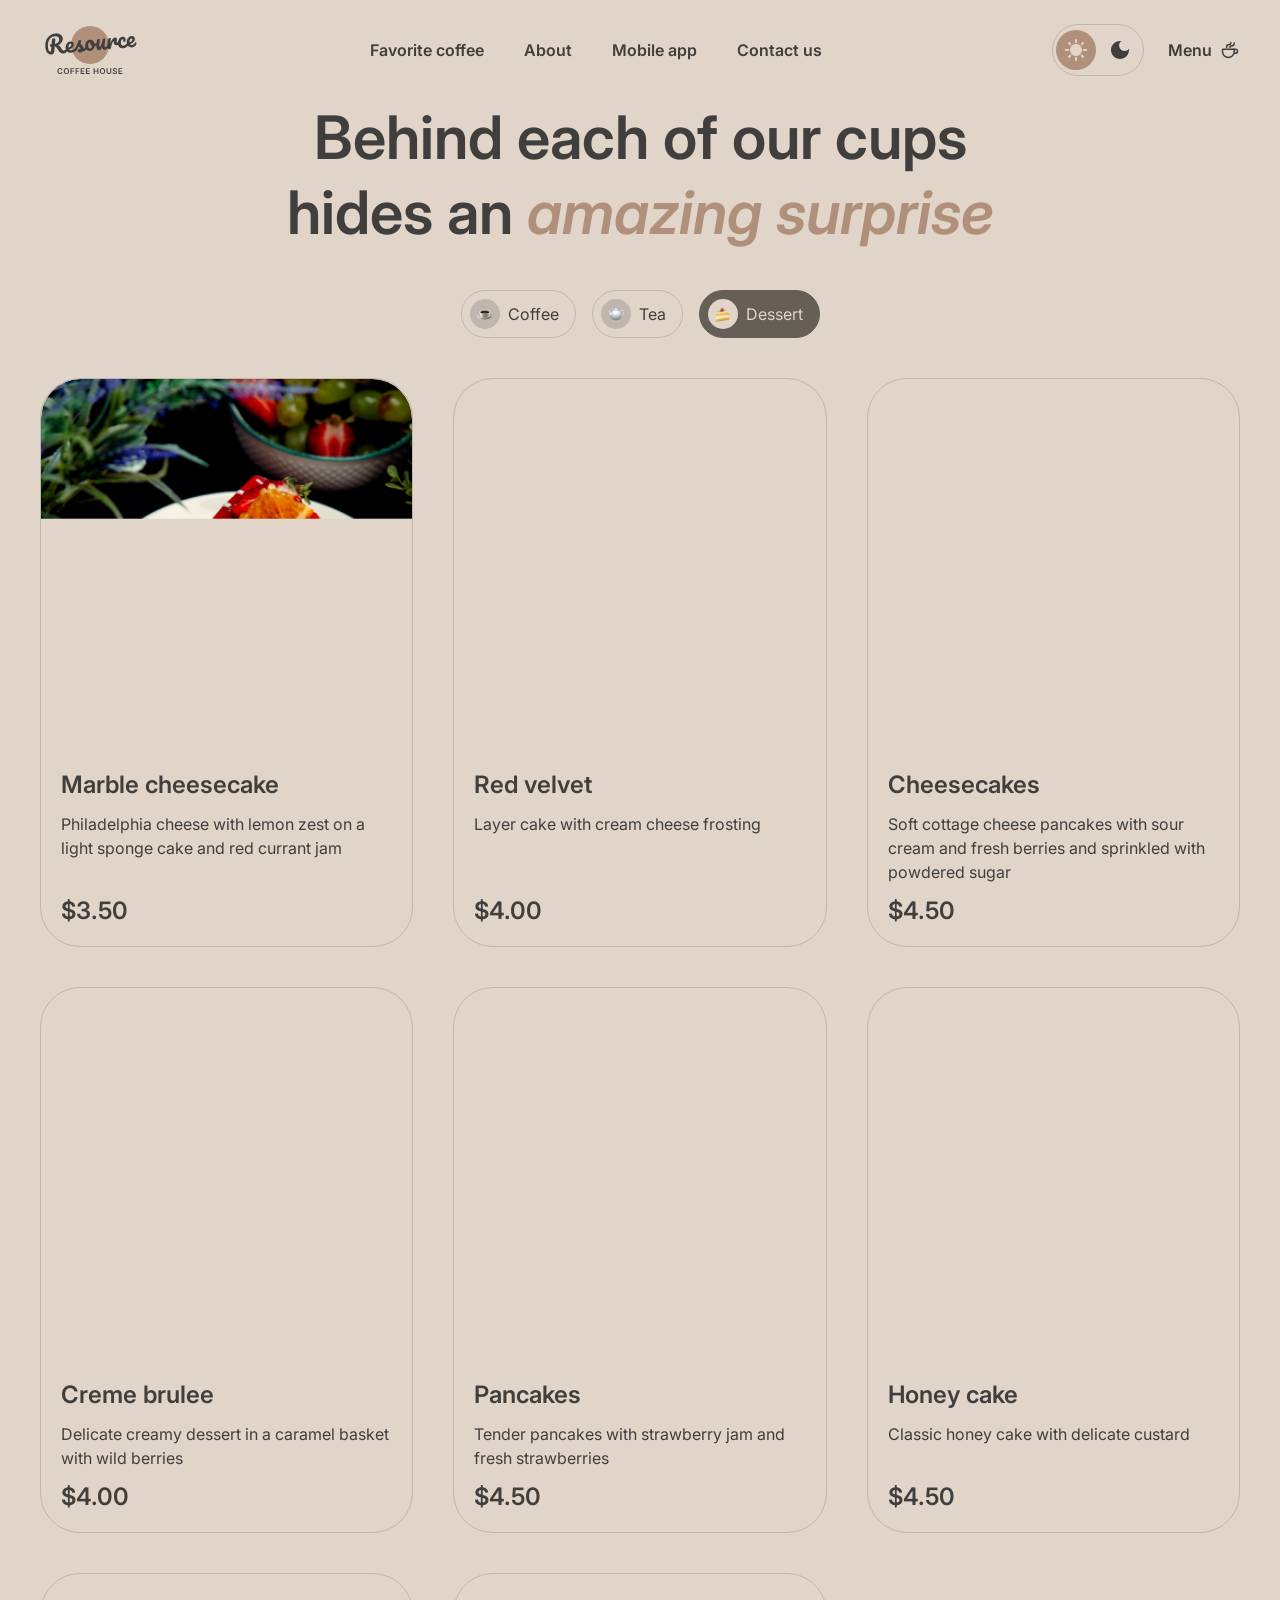
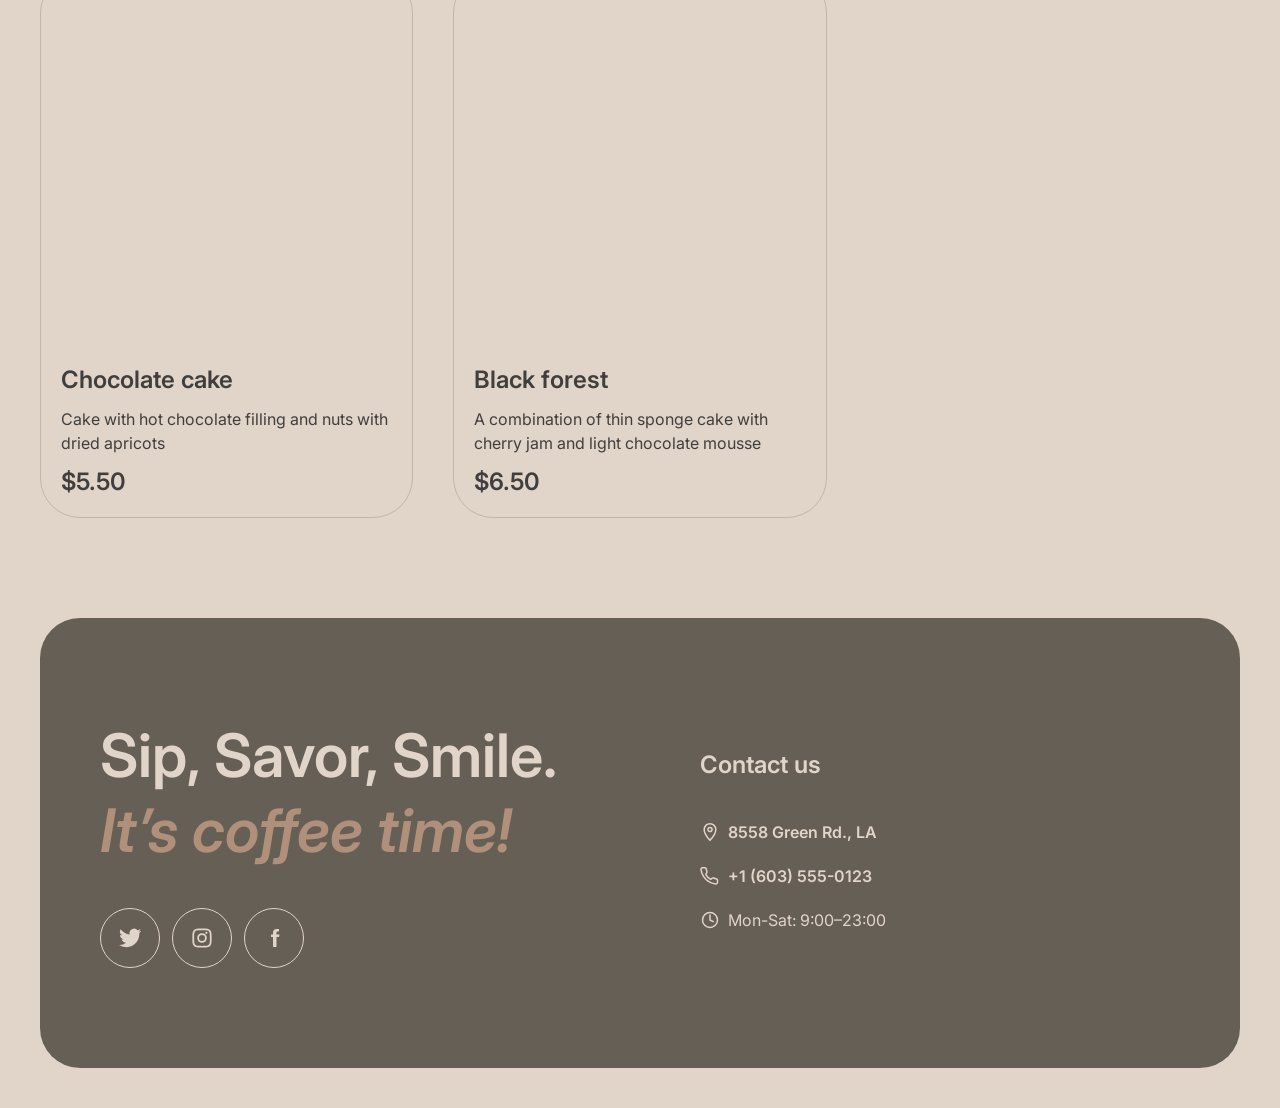
<file: catalog-dessert.html>
<!DOCTYPE html>
<html lang="en">
  <head>
    <meta charset="UTF-8">
    <meta name="viewport" content="width=device-width, initial-scale=1.0">
    <title>Dessert Menu | Resource Coffee</title>
    <link rel="icon" href="favicon.ico" type="image/x-icon">
    <link rel="preconnect" href="https://fonts.googleapis.com">
    <link rel="preconnect" href="https://fonts.gstatic.com" crossorigin>
    <link href="https://fonts.googleapis.com/css2?family=Inter:ital,wght@0,400;0,600;1,600&display=swap" rel="stylesheet">
    <link rel="stylesheet" href="styles/global.css">
    <link rel="stylesheet" href="styles/common.css">
    <link rel="stylesheet" href="styles/catalog-page.css">
    <script>
      (() => {
        const savedTheme = localStorage.getItem("theme");
        const theme =
          savedTheme ||
          (window.matchMedia("(prefers-color-scheme: dark)").matches
            ? "dark"
            : "light");

        document.documentElement.dataset.theme = theme;
      })();
    </script>
  </head>
  <body>
    <header class="header">
      <a class="header__logo" href="index.html" aria-label="Resource Coffee">
        <svg class="logo" width="100" height="60" aria-hidden="true" viewBox="0 0 100 60" fill="none" xmlns="http://www.w3.org/2000/svg">
        <path d="M69 25C69 35.4934 60.4934 44 50 44C39.5066 44 31 35.4934 31 25C31 14.5066 39.5066 6 50 6C60.4934 6 69 14.5066 69 25Z" fill="#B0907A"/>
        <path d="M95.6784 22.2913C95.8856 22.2732 96.0534 22.3548 96.1817 22.5364C96.326 22.7165 96.4127 22.9739 96.442 23.3086C96.4922 23.8824 96.4 24.3884 96.1652 24.8265C95.7789 25.5509 95.2359 26.1365 94.5362 26.5832C93.8524 27.0285 93.0084 27.295 92.0042 27.3829C90.4741 27.5168 89.2469 27.1664 88.3226 26.3318C87.3969 25.4812 86.8658 24.2749 86.7291 22.7129C86.6329 21.6131 86.7748 20.5727 87.1547 19.5919C87.5333 18.5951 88.1046 17.7822 88.8687 17.1532C89.6487 16.5229 90.5568 16.1623 91.5928 16.0717C92.5173 15.9908 93.2829 16.2049 93.8895 16.714C94.4948 17.2071 94.8386 17.9239 94.9209 18.8643C95.0171 19.9641 94.7016 20.9473 93.9743 21.814C93.2617 22.6633 91.9772 23.4021 90.1208 24.0303C90.5675 24.73 91.2451 25.0401 92.1537 24.9606C92.8072 24.9035 93.3279 24.7053 93.7158 24.3662C94.1197 24.0257 94.5692 23.4725 95.0643 22.7064C95.2346 22.4506 95.4393 22.3122 95.6784 22.2913ZM91.3914 18.4503C90.8016 18.5019 90.3295 18.8885 89.9751 19.6102C89.6365 20.3304 89.5098 21.1767 89.5949 22.149L89.5991 22.1968C90.5199 21.8914 91.2318 21.4918 91.7347 20.9981C92.2376 20.5044 92.4632 19.9626 92.4117 19.3729C92.3852 19.0701 92.2766 18.8386 92.0859 18.6786C91.9098 18.5013 91.6783 18.4252 91.3914 18.4503Z" fill="currentColor"/>
        <path d="M83.2976 28.1446C81.7356 28.2813 80.4779 27.9497 79.5245 27.1497C78.5857 26.3324 78.0529 25.1985 77.926 23.7481C77.813 22.457 77.969 21.303 78.394 20.2861C78.819 19.2692 79.4149 18.4622 80.1818 17.8651C80.9487 17.268 81.7784 16.9304 82.671 16.8523C83.5477 16.7756 84.2481 16.9793 84.7723 17.4635C85.311 17.9303 85.6159 18.5702 85.6871 19.383C85.7456 20.0525 85.6437 20.6316 85.3813 21.1203C85.1348 21.6076 84.7725 21.8722 84.2944 21.9141C83.9915 21.9406 83.7382 21.8904 83.5344 21.7637C83.3465 21.6356 83.2414 21.444 83.2191 21.189C83.2093 21.0774 83.2141 20.9485 83.2334 20.8023C83.2527 20.6561 83.2676 20.5504 83.278 20.4852C83.3367 20.2392 83.357 20.0125 83.3389 19.8053C83.3208 19.5981 83.2511 19.4436 83.1297 19.3418C83.0243 19.2386 82.876 19.1953 82.6847 19.2121C82.3181 19.2441 81.9901 19.4415 81.7006 19.8041C81.4097 20.1508 81.193 20.6114 81.0506 21.186C80.9081 21.7606 80.8661 22.3826 80.9247 23.0521C81.0865 24.901 81.9723 25.7551 83.5821 25.6142C84.2356 25.557 84.9181 25.2805 85.6296 24.7846C86.3556 24.2714 87.0469 23.5444 87.7034 22.6036C87.8752 22.3637 88.0806 22.2333 88.3197 22.2124C88.5269 22.1942 88.6946 22.2759 88.8229 22.4574C88.9672 22.6375 89.054 22.895 89.0832 23.2297C89.1362 23.8354 89.028 24.3427 88.7587 24.7518C88.0904 25.7418 87.2526 26.5378 86.2452 27.1399C85.2524 27.7247 84.2699 28.0596 83.2976 28.1446Z" fill="currentColor"/>
        <path d="M69.548 29.3476C68.9423 29.4006 68.4841 29.1195 68.1733 28.5042C67.8784 27.8876 67.6696 26.8779 67.5469 25.4753C67.3656 23.4032 67.4882 21.4089 67.9148 19.4924C68.0179 19.0177 68.2197 18.6627 68.5203 18.4276C68.8355 18.1752 69.288 18.0232 69.8778 17.9716C70.1965 17.9437 70.4232 17.964 70.5577 18.0326C70.6921 18.1011 70.7692 18.2469 70.7887 18.4701C70.811 18.7251 70.7416 19.3094 70.5806 20.2229C70.477 20.8744 70.3983 21.4434 70.3445 21.93C70.2907 22.4165 70.2626 23.0132 70.2602 23.7201C70.6663 22.3033 71.1584 21.136 71.7366 20.2181C72.3148 19.3002 72.8987 18.6308 73.4883 18.2098C74.0938 17.7874 74.6595 17.5532 75.1855 17.5072C76.2215 17.4166 76.7849 17.8893 76.8755 18.9253C76.8936 19.1325 76.8658 19.6409 76.7921 20.4504C76.7204 21.0991 76.6915 21.5032 76.7054 21.6626C76.7542 22.2204 76.9779 22.4819 77.3764 22.4471C77.8227 22.408 78.3658 22.0072 79.0057 21.2445C79.1948 21.0191 79.4009 20.8967 79.6241 20.8772C79.8313 20.8591 79.9991 20.9408 80.1274 21.1223C80.2702 21.2864 80.3549 21.5199 80.3814 21.8228C80.433 22.4125 80.314 22.8887 80.0245 23.2513C79.6187 23.7526 79.1275 24.1971 78.5511 24.5848C77.9893 24.9552 77.3736 25.1697 76.7042 25.2282C75.8594 25.3021 75.1951 25.1434 74.7111 24.7521C74.2431 24.3594 73.977 23.7965 73.9129 23.0633C73.892 22.8242 73.895 22.583 73.9219 22.3397C73.9258 22.0182 73.923 21.8016 73.9132 21.69C73.8909 21.435 73.7921 21.3151 73.6167 21.3305C73.3777 21.3514 73.0826 21.6503 72.7315 22.2271C72.395 22.7865 72.0738 23.5213 71.768 24.4314C71.4621 25.3415 71.2322 26.2932 71.0782 27.2864C70.9684 28.0509 70.8058 28.5791 70.5904 28.8709C70.3896 29.1455 70.0421 29.3044 69.548 29.3476Z" fill="currentColor"/>
        <path d="M59.2452 30.2488C58.5279 30.3116 57.9096 30.0364 57.3902 29.4233C56.8853 28.7929 56.5897 27.9836 56.5032 26.9954C56.3986 25.8 56.3828 24.7012 56.4557 23.699C56.5273 22.6809 56.6975 21.5979 56.9665 20.4501C57.0841 19.958 57.2772 19.5958 57.546 19.3635C57.8148 19.1312 58.26 18.9878 58.8816 18.9334C59.2323 18.9028 59.4762 18.9376 59.6135 19.038C59.7667 19.1371 59.8531 19.2981 59.8726 19.5213C59.8838 19.6488 59.8337 20.0868 59.7226 20.8354C59.6148 21.4391 59.534 21.9842 59.4802 22.4707C59.3078 24.1722 59.246 25.3019 59.2948 25.8598C59.3241 26.1945 59.3849 26.4301 59.4771 26.5666C59.568 26.6871 59.7011 26.7397 59.8764 26.7244C60.1155 26.7035 60.3895 26.4386 60.6983 25.9297C61.023 25.4195 61.3421 24.6608 61.6555 23.6536C61.9849 22.6451 62.2788 21.4148 62.5372 19.9627C62.6229 19.4734 62.7842 19.114 63.0211 18.8845C63.2739 18.6535 63.6633 18.5151 64.1893 18.4691C64.5559 18.437 64.8151 18.4625 64.967 18.5456C65.1174 18.6127 65.203 18.7658 65.224 19.0049C65.2588 19.4034 65.1551 20.5127 64.9128 22.3327C64.645 24.412 64.532 25.6907 64.5739 26.1688C64.6004 26.4717 64.685 26.7052 64.8279 26.8694C64.9693 27.0176 65.1437 27.0827 65.3509 27.0645C65.6697 27.0366 66.0275 26.8126 66.4244 26.3924C66.8358 25.9549 67.3698 25.2657 68.0263 24.3249C68.198 24.0851 68.4035 23.9547 68.6425 23.9337C68.8498 23.9156 69.0175 23.9973 69.1458 24.1788C69.2901 24.3589 69.3768 24.6163 69.4061 24.9511C69.4619 25.5886 69.3537 26.096 69.0815 26.4731C68.4701 27.3779 67.7896 28.1361 67.04 28.7477C66.3064 29.358 65.4375 29.707 64.4334 29.7949C63.6683 29.8618 63.0766 29.6165 62.6585 29.0588C62.2562 28.4997 62.0084 27.6862 61.9149 26.6183C61.7388 27.7259 61.4055 28.5982 60.9152 29.2354C60.4235 29.8566 59.8668 30.1944 59.2452 30.2488Z" fill="currentColor"/>
        <path d="M57.5606 22.8796C57.7678 22.8614 57.9362 22.9511 58.0659 23.1485C58.1956 23.346 58.2744 23.6041 58.3023 23.9229C58.3692 24.688 58.1779 25.1625 57.7282 25.3463C56.8011 25.7647 55.7659 26.048 54.6225 26.1963C54.4367 27.5616 53.9332 28.6898 53.1117 29.5808C52.2888 30.4559 51.3115 30.9429 50.1799 31.0419C49.2235 31.1256 48.3824 30.9663 47.6566 30.564C46.9467 30.1603 46.383 29.5913 45.9654 28.8569C45.5478 28.1225 45.3 27.309 45.2219 26.4164C45.1159 25.205 45.2529 24.1089 45.6328 23.1281C46.0114 22.1313 46.5841 21.3343 47.351 20.7372C48.1165 20.1242 48.9933 19.7744 49.9816 19.688C51.1929 19.582 52.2022 19.9193 53.0093 20.6999C53.8309 21.4632 54.3592 22.453 54.5941 23.6691C55.339 23.5558 56.2177 23.3183 57.23 22.9567C57.3547 22.9136 57.4649 22.8879 57.5606 22.8796ZM50.1494 28.4908C50.6595 28.4462 51.0797 28.2007 51.41 27.7542C51.7563 27.3063 51.959 26.6863 52.0182 25.8941C51.4948 25.6026 51.0739 25.1977 50.7555 24.6795C50.4531 24.1599 50.2754 23.5972 50.2224 22.9916C50.2001 22.7365 50.2017 22.4794 50.2272 22.2202L50.1076 22.2307C49.4701 22.2864 48.9633 22.644 48.5873 23.3032C48.2259 23.9452 48.094 24.824 48.1916 25.9398C48.2683 26.8164 48.4942 27.4712 48.8694 27.9042C49.2605 28.3357 49.6872 28.5313 50.1494 28.4908Z" fill="currentColor"/>
        <path d="M40.3093 32.4354C39.4805 32.508 38.8262 32.3725 38.3464 32.029C37.8826 31.6841 37.6298 31.2726 37.5879 30.7944C37.5517 30.38 37.6717 30.0081 37.9481 29.6787C38.2244 29.3494 38.6575 29.1589 39.2472 29.1073C39.4544 29.0892 39.6956 29.0922 39.9708 29.1163C40.2604 29.1231 40.4777 29.1282 40.6226 29.1316C40.5704 28.7185 40.4406 28.3364 40.2332 27.9851C40.0417 27.6325 39.8038 27.3 39.5195 26.9876C39.2338 26.6592 38.9682 26.3773 38.7228 26.1418C38.3109 27.1254 37.8851 27.9497 37.4454 28.6145C37.0216 29.278 36.5472 29.9137 36.0222 30.5218C35.7604 30.8338 35.4701 31.0038 35.1513 31.0316C34.8963 31.054 34.6814 30.9844 34.5067 30.823C34.3306 30.6457 34.2307 30.4216 34.207 30.1506C34.1791 29.8318 34.2648 29.5272 34.4643 29.2367L34.7416 28.827C35.5235 27.6664 36.1068 26.7159 36.4918 25.9756C36.7223 25.4896 36.9874 24.8481 37.2871 24.0509C37.5853 23.2379 37.8735 22.4016 38.1517 21.542C38.3932 20.8142 38.9921 20.4085 39.9484 20.3248C40.3947 20.2858 40.709 20.2984 40.8913 20.3628C41.0736 20.4271 41.1725 20.547 41.1878 20.7223C41.1962 20.8179 41.1775 20.9722 41.1319 21.1849C41.0863 21.3977 41.0167 21.6126 40.9233 21.8296C40.6866 22.4285 40.5857 22.9272 40.6205 23.3257C40.6415 23.5647 40.7442 23.8208 40.9286 24.0937C41.1291 24.3653 41.4235 24.7009 41.8118 25.1006C42.3804 25.7254 42.8131 26.2657 43.11 26.7216C43.4214 27.1601 43.6015 27.6583 43.6503 28.2162C43.6642 28.3756 43.6678 28.6001 43.6611 28.8898C44.4156 28.5187 45.2617 27.6335 46.1993 26.2345C46.371 25.9946 46.5765 25.8642 46.8155 25.8433C47.0227 25.8252 47.1905 25.9069 47.3188 26.0884C47.4631 26.2685 47.5498 26.5259 47.5791 26.8606C47.6321 27.4663 47.5239 27.9737 47.2545 28.3827C46.544 29.4407 45.8382 30.185 45.1371 30.6158C44.4505 31.0292 43.5747 31.2985 42.5095 31.4238C41.9194 32.0215 41.186 32.3587 40.3093 32.4354Z" fill="currentColor"/>
        <path d="M36.6171 26.7357C36.8243 26.7175 36.9921 26.7992 37.1204 26.9807C37.2646 27.1608 37.3514 27.4183 37.3807 27.753C37.4365 28.3905 37.3283 28.8979 37.0561 29.2751C36.5291 30.0439 35.7502 30.7786 34.7193 31.4791C33.7044 32.1782 32.5833 32.5815 31.3559 32.6888C29.6823 32.8353 28.3436 32.4947 27.3396 31.667C26.3356 30.8394 25.7646 29.6365 25.6266 28.0586C25.5304 26.9588 25.6722 25.9185 26.0522 24.9376C26.4308 23.9408 27.0021 23.1279 27.7662 22.4989C28.5462 21.8686 29.4542 21.508 30.4903 21.4174C31.4147 21.3365 32.1803 21.5506 32.787 22.0597C33.3923 22.5528 33.7361 23.2696 33.8183 24.21C33.9145 25.3098 33.599 26.293 32.8718 27.1597C32.1591 28.009 30.8826 28.7471 29.0422 29.3739C29.5048 30.0722 30.294 30.3726 31.4098 30.275C32.127 30.2122 32.9183 29.894 33.7836 29.3204C34.6634 28.7295 35.4025 27.9983 36.0009 27.1269C36.1726 26.887 36.378 26.7566 36.6171 26.7357ZM30.2888 23.796C29.6991 23.8476 29.227 24.2342 28.8725 24.9559C28.534 25.6761 28.4073 26.5224 28.4923 27.4947L28.4965 27.5425C29.4174 27.2371 30.1293 26.8375 30.6322 26.3438C31.1351 25.8501 31.3607 25.3083 31.3091 24.7186C31.2826 24.4158 31.174 24.1843 30.9834 24.0243C30.8072 23.847 30.5757 23.7709 30.2888 23.796Z" fill="currentColor"/>
        <path d="M27.6906 27.5167C27.8978 27.4986 28.0656 27.5803 28.1939 27.7618C28.3382 27.9419 28.4249 28.1993 28.4542 28.5341C28.5086 29.1557 28.4004 29.6631 28.1296 30.0561C27.4454 31.0476 26.7351 31.8324 25.9987 32.4108C25.261 32.9733 24.3581 33.3012 23.2902 33.3946C22.2541 33.4853 21.3451 33.2837 20.5631 32.79C19.797 32.2949 19.028 31.3985 18.256 30.1009C17.6351 29.063 17.151 28.3023 16.8035 27.8188C16.4547 27.3193 16.119 26.9712 15.7967 26.7745C15.4903 26.5765 15.1198 26.4724 14.6852 26.4622C14.6508 26.8025 14.5595 27.8705 14.4114 29.6663C14.3537 30.4744 14.3165 30.9675 14.3 31.1456C14.2256 32.1319 13.9724 32.9089 13.5402 33.4767C13.1067 34.0286 12.4038 34.3471 11.4315 34.4321C10.3636 34.5256 9.38799 34.2977 8.50477 33.7486C7.63609 33.1822 6.9298 32.3606 6.38589 31.2839C5.84059 30.1913 5.50518 28.9277 5.37968 27.4932C5.1454 24.8154 5.40544 22.4638 6.15978 20.4383C6.93006 18.4115 8.10738 16.8148 9.69174 15.6483C11.2906 14.4644 13.1899 13.7763 15.3895 13.5838C16.9196 13.45 18.223 13.5688 19.2994 13.9404C20.3759 14.312 21.1968 14.8826 21.762 15.6523C22.3432 16.4206 22.6784 17.3148 22.7676 18.3349C22.8457 19.2275 22.7073 20.1229 22.3522 21.0213C22.0117 21.9023 21.4476 22.7066 20.66 23.434C19.8724 24.1614 18.8869 24.7375 17.7034 25.1622C18.4866 25.3025 19.1057 25.5856 19.5605 26.0116C20.0154 26.4376 20.4891 27.0787 20.9816 27.9351C21.5115 28.8524 22.0112 29.5153 22.4806 29.924C22.966 30.3312 23.4955 30.5098 24.0693 30.4596C24.5794 30.4149 25.0509 30.205 25.4838 29.8299C25.9154 29.4388 26.4456 28.7981 27.0744 27.9079C27.2461 27.6681 27.4515 27.5377 27.6906 27.5167ZM11.3837 26.727C10.8418 26.7744 10.4561 26.6797 10.2266 26.4428C10.013 26.2045 9.89225 25.9259 9.86436 25.6071C9.8309 25.2246 9.92394 24.9113 10.1435 24.6672C10.379 24.4218 10.6562 24.2851 10.9749 24.2572L11.5727 24.2049C11.691 22.6206 11.8123 21.2528 11.9364 20.1016C12.053 19.0474 12.6771 18.4708 13.8088 18.3718C14.7173 18.2923 15.2071 18.659 15.2782 19.4719C15.2936 19.6473 15.2975 19.7835 15.2899 19.8805L14.9199 23.9121C15.7764 23.789 16.5393 23.5134 17.2085 23.0855C17.8937 22.6561 18.4149 22.0966 18.7722 21.4068C19.1454 20.7156 19.2957 19.9556 19.2232 19.1268C19.1353 18.1226 18.7236 17.3636 17.988 16.8498C17.2524 16.3359 16.2232 16.1369 14.9002 16.2526C13.3382 16.3893 12.0016 16.8997 10.8904 17.7839C9.79381 18.6508 8.98568 19.8779 8.46605 21.4653C7.94503 23.0366 7.78003 24.9142 7.97108 27.0978C8.06033 28.1179 8.24063 28.9855 8.51198 29.7006C8.78334 30.4157 9.08648 30.9432 9.42139 31.2834C9.75631 31.6235 10.0592 31.7817 10.3302 31.7579C10.5374 31.7398 10.6957 31.6216 10.8051 31.4032C10.9304 31.1834 11.0127 30.839 11.052 30.3698L11.3837 26.727Z" fill="currentColor"/>
        <path d="M78.4033 54.0001V48.1819H82.1874V49.0654H79.4573V50.645H81.9914V51.5285H79.4573V53.1165H82.2101V54.0001H78.4033Z" fill="currentColor"/>
        <path d="M75.9698 49.7813C75.9433 49.5332 75.8316 49.34 75.6346 49.2017C75.4395 49.0635 75.1857 48.9943 74.8732 48.9943C74.6535 48.9943 74.4651 49.0275 74.3079 49.0938C74.1507 49.1601 74.0304 49.25 73.9471 49.3637C73.8638 49.4773 73.8211 49.607 73.8192 49.7529C73.8192 49.8741 73.8467 49.9792 73.9016 50.0682C73.9585 50.1572 74.0352 50.233 74.1317 50.2955C74.2283 50.3561 74.3353 50.4072 74.4528 50.4489C74.5702 50.4906 74.6886 50.5256 74.8079 50.554L75.3533 50.6904C75.573 50.7415 75.7842 50.8106 75.9869 50.8977C76.1914 50.9849 76.3742 51.0947 76.5352 51.2273C76.698 51.3599 76.8268 51.5199 76.9215 51.7074C77.0162 51.8949 77.0636 52.1146 77.0636 52.3665C77.0636 52.7074 76.9764 53.0076 76.8022 53.2671C76.628 53.5246 76.3761 53.7263 76.0465 53.8722C75.7189 54.0161 75.3221 54.0881 74.8562 54.0881C74.4035 54.0881 74.0105 54.018 73.6772 53.8779C73.3458 53.7377 73.0863 53.5332 72.8988 53.2642C72.7132 52.9953 72.6128 52.6676 72.5977 52.2813H73.6346C73.6497 52.4839 73.7122 52.6525 73.8221 52.787C73.9319 52.9214 74.0749 53.0218 74.2511 53.0881C74.4291 53.1544 74.628 53.1875 74.8477 53.1875C75.0768 53.1875 75.2776 53.1534 75.4499 53.0852C75.6242 53.0152 75.7605 52.9186 75.859 52.7955C75.9575 52.6705 76.0077 52.5246 76.0096 52.358C76.0077 52.2065 75.9632 52.0815 75.8761 51.983C75.7889 51.8826 75.6668 51.7993 75.5096 51.733C75.3543 51.6648 75.1725 51.6042 74.9641 51.5512L74.3022 51.3807C73.823 51.2576 73.4442 51.071 73.1658 50.821C72.8893 50.5692 72.7511 50.2349 72.7511 49.8182C72.7511 49.4754 72.8439 49.1752 73.0295 48.9176C73.217 48.6601 73.4717 48.4602 73.7937 48.3182C74.1156 48.1743 74.4802 48.1023 74.8874 48.1023C75.3003 48.1023 75.6621 48.1743 75.9727 48.3182C76.2852 48.4602 76.5304 48.6582 76.7085 48.912C76.8865 49.1638 76.9783 49.4536 76.984 49.7813H75.9698Z" fill="currentColor"/>
        <path d="M70.2086 48.1819H71.2626V51.983C71.2626 52.3997 71.1641 52.7662 70.9672 53.0825C70.7721 53.3987 70.4975 53.6459 70.1433 53.8239C69.7891 54.0001 69.3753 54.0881 68.9018 54.0881C68.4264 54.0881 68.0117 54.0001 67.6575 53.8239C67.3033 53.6459 67.0287 53.3987 66.8336 53.0825C66.6386 52.7662 66.541 52.3997 66.541 51.983V48.1819H67.595V51.895C67.595 52.1374 67.648 52.3533 67.7541 52.5427C67.862 52.7321 68.0136 52.8807 68.2086 52.9887C68.4037 53.0948 68.6348 53.1478 68.9018 53.1478C69.1689 53.1478 69.3999 53.0948 69.595 52.9887C69.792 52.8807 69.9435 52.7321 70.0495 52.5427C70.1556 52.3533 70.2086 52.1374 70.2086 51.895V48.1819Z" fill="currentColor"/>
        <path d="M65.1444 51.0909C65.1444 51.7178 65.027 52.2548 64.7922 52.7017C64.5592 53.1468 64.241 53.4877 63.8376 53.7245C63.4361 53.9612 62.9806 54.0796 62.4711 54.0796C61.9617 54.0796 61.5052 53.9612 61.1018 53.7245C60.7003 53.4858 60.3821 53.144 60.1473 52.6989C59.9143 52.2519 59.7979 51.7159 59.7979 51.0909C59.7979 50.464 59.9143 49.9281 60.1473 49.483C60.3821 49.036 60.7003 48.6942 61.1018 48.4574C61.5052 48.2207 61.9617 48.1023 62.4711 48.1023C62.9806 48.1023 63.4361 48.2207 63.8376 48.4574C64.241 48.6942 64.5592 49.036 64.7922 49.483C65.027 49.9281 65.1444 50.464 65.1444 51.0909ZM64.0848 51.0909C64.0848 50.6496 64.0157 50.2775 63.8774 49.9745C63.741 49.6695 63.5516 49.4394 63.3092 49.2841C63.0668 49.1269 62.7874 49.0483 62.4711 49.0483C62.1549 49.0483 61.8755 49.1269 61.6331 49.2841C61.3907 49.4394 61.2003 49.6695 61.0621 49.9745C60.9257 50.2775 60.8575 50.6496 60.8575 51.0909C60.8575 51.5322 60.9257 51.9053 61.0621 52.2102C61.2003 52.5133 61.3907 52.7434 61.6331 52.9006C61.8755 53.0559 62.1549 53.1335 62.4711 53.1335C62.7874 53.1335 63.0668 53.0559 63.3092 52.9006C63.5516 52.7434 63.741 52.5133 63.8774 52.2102C64.0157 51.9053 64.0848 51.5322 64.0848 51.0909Z" fill="currentColor"/>
        <path d="M53.5918 54.0001V48.1819H54.6458V50.645H57.3418V48.1819H58.3986V54.0001H57.3418V51.5285H54.6458V54.0001H53.5918Z" fill="currentColor"/>
        <path d="M45.9482 54.0001V48.1819H49.7323V49.0654H47.0022V50.645H49.5363V51.5285H47.0022V53.1165H49.7551V54.0001H45.9482Z" fill="currentColor"/>
        <path d="M40.6895 54.0001V48.1819H44.4735V49.0654H41.7434V50.645H44.2775V51.5285H41.7434V53.1165H44.4963V54.0001H40.6895Z" fill="currentColor"/>
        <path d="M35.6016 54.0001V48.1819H39.3288V49.0654H36.6555V50.645H39.0732V51.5285H36.6555V54.0001H35.6016Z" fill="currentColor"/>
        <path d="M30.5137 54.0001V48.1819H34.2409V49.0654H31.5676V50.645H33.9853V51.5285H31.5676V54.0001H30.5137Z" fill="currentColor"/>
        <path d="M29.1181 51.0909C29.1181 51.7178 29.0007 52.2548 28.7658 52.7017C28.5328 53.1468 28.2147 53.4877 27.8113 53.7245C27.4097 53.9612 26.9542 54.0796 26.4448 54.0796C25.9353 54.0796 25.4789 53.9612 25.0755 53.7245C24.6739 53.4858 24.3558 53.144 24.1209 52.6989C23.888 52.2519 23.7715 51.7159 23.7715 51.0909C23.7715 50.464 23.888 49.9281 24.1209 49.483C24.3558 49.036 24.6739 48.6942 25.0755 48.4574C25.4789 48.2207 25.9353 48.1023 26.4448 48.1023C26.9542 48.1023 27.4097 48.2207 27.8113 48.4574C28.2147 48.6942 28.5328 49.036 28.7658 49.483C29.0007 49.9281 29.1181 50.464 29.1181 51.0909ZM28.0584 51.0909C28.0584 50.6496 27.9893 50.2775 27.851 49.9745C27.7147 49.6695 27.5253 49.4394 27.2828 49.2841C27.0404 49.1269 26.7611 49.0483 26.4448 49.0483C26.1285 49.0483 25.8491 49.1269 25.6067 49.2841C25.3643 49.4394 25.1739 49.6695 25.0357 49.9745C24.8993 50.2775 24.8311 50.6496 24.8311 51.0909C24.8311 51.5322 24.8993 51.9053 25.0357 52.2102C25.1739 52.5133 25.3643 52.7434 25.6067 52.9006C25.8491 53.0559 26.1285 53.1335 26.4448 53.1335C26.7611 53.1335 27.0404 53.0559 27.2828 52.9006C27.5253 52.7434 27.7147 52.5133 27.851 52.2102C27.9893 51.9053 28.0584 51.5322 28.0584 51.0909Z" fill="currentColor"/>
        <path d="M22.5536 50.1449H21.4911C21.4608 49.9707 21.4049 49.8163 21.3235 49.6818C21.2421 49.5455 21.1407 49.4299 21.0195 49.3352C20.8983 49.2406 20.7601 49.1695 20.6048 49.1222C20.4513 49.0729 20.2856 49.0483 20.1076 49.0483C19.7913 49.0483 19.511 49.1279 19.2667 49.287C19.0224 49.4442 18.8311 49.6752 18.6928 49.9801C18.5546 50.2832 18.4854 50.6534 18.4854 51.0909C18.4854 51.536 18.5546 51.911 18.6928 52.2159C18.833 52.519 19.0243 52.7481 19.2667 52.9034C19.511 53.0568 19.7904 53.1335 20.1048 53.1335C20.279 53.1335 20.4419 53.1108 20.5934 53.0654C20.7468 53.018 20.8841 52.9489 21.0053 52.858C21.1284 52.7671 21.2317 52.6553 21.315 52.5227C21.4002 52.3902 21.4589 52.2387 21.4911 52.0682L22.5536 52.0739C22.5138 52.3504 22.4277 52.6099 22.2951 52.8523C22.1644 53.0947 21.993 53.3087 21.7809 53.4943C21.5688 53.6781 21.3207 53.822 21.0366 53.9262C20.7525 54.0284 20.4371 54.0796 20.0906 54.0796C19.5792 54.0796 19.1228 53.9612 18.7212 53.7245C18.3197 53.4877 18.0034 53.1459 17.7724 52.6989C17.5413 52.2519 17.4258 51.7159 17.4258 51.0909C17.4258 50.464 17.5423 49.9281 17.7752 49.483C18.0082 49.036 18.3254 48.6942 18.7269 48.4574C19.1284 48.2207 19.583 48.1023 20.0906 48.1023C20.4144 48.1023 20.7156 48.1477 20.994 48.2387C21.2724 48.3296 21.5205 48.4631 21.7383 48.6392C21.9561 48.8135 22.1351 49.0275 22.2752 49.2813C22.4173 49.5332 22.5101 49.821 22.5536 50.1449Z" fill="currentColor"/>
        </svg>
      </a>
      <nav class="header__nav" aria-label="Main">
        <ul class="header__nav-list">
          <li><a class="link" href="index.html#favorite">Favorite coffee</a></li>
          <li><a class="link" href="index.html#about">About</a></li>
          <li><a class="link" href="index.html#mobile-app">Mobile app</a></li>
          <li><a class="link" href="#contacts">Contact us</a></li>
        </ul>
      </nav>
      <div class="header__actions">
        <div class="theme-switch" role="group" aria-label="Theme">
          <button class="theme-switch__option" type="button" data-theme-set="light" aria-pressed="true" aria-label="Light theme">
            <svg class="theme-switch__icon theme-switch__icon--sun" width="22" height="22" aria-hidden="true" viewBox="0 0 22 22" fill="none" xmlns="http://www.w3.org/2000/svg">
              <path d="M10 3V1C10 0.45 10.45 0 11 0C11.55 0 12 0.45 12 1V3C12 3.55 11.55 4 11 4C10.45 4 10 3.55 10 3ZM17.36 6.05L18.77 4.63C19.16 4.24 19.16 3.61 18.77 3.22C18.38 2.83 17.75 2.83 17.36 3.22L15.95 4.64C15.56 5.03 15.56 5.66 15.95 6.05C16.34 6.44 16.97 6.44 17.36 6.05ZM21 10H19C18.45 10 18 10.45 18 11C18 11.55 18.45 12 19 12H21C21.55 12 22 11.55 22 11C22 10.45 21.55 10 21 10ZM11 18C10.45 18 10 18.45 10 19V21C10 21.55 10.45 22 11 22C11.55 22 12 21.55 12 21V19C12 18.45 11.55 18 11 18ZM4.64 6.05L3.22 4.64C2.83 4.25 2.83 3.61 3.22 3.23C3.61 2.85 4.25 2.84 4.63 3.23L6.04 4.64C6.43 5.03 6.43 5.67 6.04 6.05C5.65 6.43 5.02 6.44 4.64 6.05ZM15.95 15.95C15.56 16.34 15.56 16.98 15.95 17.36L17.36 18.77C17.75 19.16 18.39 19.16 18.77 18.77C19.16 18.38 19.16 17.74 18.77 17.36L17.36 15.95C16.98 15.56 16.34 15.56 15.95 15.95ZM1 12H3C3.55 12 4 11.55 4 11C4 10.45 3.55 10 3 10H1C0.45 10 0 10.45 0 11C0 11.55 0.45 12 1 12ZM4.64 18.78L6.05 17.37C6.44 16.98 6.44 16.34 6.05 15.96C5.66 15.58 5.02 15.57 4.64 15.96L3.23 17.37C2.84 17.76 2.84 18.4 3.23 18.78C3.61 19.17 4.25 19.17 4.64 18.78ZM11 5C7.69 5 5 7.69 5 11C5 14.31 7.69 17 11 17C14.31 17 17 14.31 17 11C17 7.69 14.31 5 11 5Z" fill="currentColor"/>
            </svg>
          </button>
          <button class="theme-switch__option" type="button" data-theme-set="dark" aria-pressed="false" aria-label="Dark theme">
            <svg class="theme-switch__icon theme-switch__icon--moon" width="18" height="18" aria-hidden="true" viewBox="0 0 18 18" fill="none" xmlns="http://www.w3.org/2000/svg">
              <path d="M9 0C4.03 0 0 4.03 0 9C0 13.97 4.03 18 9 18C13.97 18 18 13.97 18 9C18 8.54 17.96 8.08 17.9 7.64C16.92 9.01 15.32 9.9 13.5 9.9C10.52 9.9 8.1 7.48 8.1 4.5C8.1 2.69 8.99 1.08 10.36 0.0999999C9.92 0.0399999 9.46 0 9 0Z" fill="currentColor"/>
            </svg>
          </button>
        </div>
        <nav class="header__catalog-nav" aria-label="Catalog">
          <a class="link header__menu" href="catalog-coffe.html">
            Menu
            <svg class="header__menu-icon" width="20" height="20" aria-hidden="true" viewBox="0 0 20 20" fill="none" xmlns="http://www.w3.org/2000/svg">
              <path d="M14.167 9.76667V11.6667C14.167 14.8883 11.5553 17.5 8.33366 17.5C5.112 17.5 2.50033 14.8883 2.50033 11.6667V9.76667C2.50033 9.4353 2.76896 9.16667 3.10033 9.16667H13.567C13.8984 9.16667 14.167 9.4353 14.167 9.76667Z" stroke="currentColor" stroke-width="1.5" stroke-linecap="round" stroke-linejoin="round"/>
              <path d="M10.0003 7.50008C10.0003 6.66675 10.5956 5.83341 11.786 5.83341C13.101 5.83341 14.167 4.76743 14.167 3.45246V2.91675" stroke="currentColor" stroke-width="1.5" stroke-linecap="round" stroke-linejoin="round"/>
              <path d="M6.66634 7.5V7.08333C6.66634 5.70262 7.78563 4.58333 9.16634 4.58333C10.0868 4.58333 10.833 3.83714 10.833 2.91667V2.5" stroke="currentColor" stroke-width="1.5" stroke-linecap="round" stroke-linejoin="round"/>
              <path d="M13.333 9.16675H15.4163C16.5669 9.16675 17.4997 10.0995 17.4997 11.2501C17.4997 12.4007 16.5669 13.3334 15.4163 13.3334H14.1663" stroke="currentColor" stroke-width="1.5" stroke-linecap="round" stroke-linejoin="round"/>
            </svg>
          </a>
        </nav>
        <button
          class="header__burger"
          type="button"
          data-burger
          aria-expanded="false"
          aria-controls="mobile-menu"
          aria-label="Open menu"
        >
          <svg class="header__burger-icon header__burger-icon--burger" width="44" height="44" aria-hidden="true" viewBox="0 0 44 44" fill="none" xmlns="http://www.w3.org/2000/svg">
            <rect x="0.5" y="0.5" width="43" height="43" rx="21.5" stroke="var(--border-inverse)"/>
            <path d="M14 18H30" stroke="currentColor" stroke-width="1.5" stroke-linecap="round" stroke-linejoin="round"/>
            <path d="M14 26H30" stroke="currentColor" stroke-width="1.5" stroke-linecap="round" stroke-linejoin="round"/>
          </svg>
          <svg class="header__burger-icon header__burger-icon--close" width="44" height="44" aria-hidden="true" viewBox="0 0 44 44" fill="none" xmlns="http://www.w3.org/2000/svg">
            <rect x="0.5" y="0.5" width="43" height="43" rx="21.5" stroke="var(--border-inverse)"/>
            <path d="M28 16 16 28" stroke="currentColor" stroke-width="1.5" stroke-linecap="round" stroke-linejoin="round"/>
            <path d="M16 16 28 28" stroke="currentColor" stroke-width="1.5" stroke-linecap="round" stroke-linejoin="round"/>
          </svg>
        </button>
      </div>
    </header>

    <nav class="mobile-menu" id="mobile-menu" data-mobile-menu aria-hidden="true" aria-label="Mobile">
      <ul class="mobile-menu__list">
        <li><a class="burger-link" href="index.html#favorite">Favorite coffee</a></li>
        <li><a class="burger-link" href="index.html#about">About</a></li>
        <li><a class="burger-link" href="index.html#mobile-app">Mobile app</a></li>
        <li><a class="burger-link" href="#contacts">Contact us</a></li>
        <li>
          <a class="burger-link mobile-menu__catalog" href="catalog-coffe.html">
            Menu
            <svg class="mobile-menu__catalog-icon" width="40" height="40" aria-hidden="true" viewBox="0 0 20 20" fill="none" xmlns="http://www.w3.org/2000/svg">
              <path d="M14.167 9.76667V11.6667C14.167 14.8883 11.5553 17.5 8.33366 17.5C5.112 17.5 2.50033 14.8883 2.50033 11.6667V9.76667C2.50033 9.4353 2.76896 9.16667 3.10033 9.16667H13.567C13.8984 9.16667 14.167 9.4353 14.167 9.76667Z" stroke="currentColor" stroke-width="1.5" stroke-linecap="round" stroke-linejoin="round"/>
              <path d="M10.0003 7.50008C10.0003 6.66675 10.5956 5.83341 11.786 5.83341C13.101 5.83341 14.167 4.76743 14.167 3.45246V2.91675" stroke="currentColor" stroke-width="1.5" stroke-linecap="round" stroke-linejoin="round"/>
              <path d="M6.66634 7.5V7.08333C6.66634 5.70262 7.78563 4.58333 9.16634 4.58333C10.0868 4.58333 10.833 3.83714 10.833 2.91667V2.5" stroke="currentColor" stroke-width="1.5" stroke-linecap="round" stroke-linejoin="round"/>
              <path d="M13.333 9.16675H15.4163C16.5669 9.16675 17.4997 10.0995 17.4997 11.2501C17.4997 12.4007 16.5669 13.3334 15.4163 13.3334H14.1663" stroke="currentColor" stroke-width="1.5" stroke-linecap="round" stroke-linejoin="round"/>
            </svg>
          </a>
        </li>
      </ul>
    </nav>

    <main class="main">
      <section class="catalog" data-catalog data-category="dessert" aria-labelledby="catalog-title">
        <h1 class="heading-2 catalog__title" id="catalog-title">
          Behind each of our cups hides an <span class="heading-2--accent">amazing surprise</span>
        </h1>

        <nav class="catalog__tabs" aria-label="Menu categories">
          <a class="catalog__tab" href="catalog-coffe.html">
            <span class="catalog__tab-icon" aria-hidden="true">
              <img src="images/categories/cat-coffe.png" alt="" width="16" height="16">
            </span>
            <span>Coffee</span>
          </a>
          <a class="catalog__tab" href="catalog-tea.html">
            <span class="catalog__tab-icon" aria-hidden="true">
              <img src="images/categories/cat-tea.png" alt="" width="16" height="16">
            </span>
            <span>Tea</span>
          </a>
          <a class="catalog__tab is-active" href="catalog-dessert.html" aria-current="page">
            <span class="catalog__tab-icon" aria-hidden="true">
              <img src="images/categories/cat-dessert.png" alt="" width="16" height="16">
            </span>
            <span>Dessert</span>
          </a>
        </nav>

        <ul class="catalog__list" data-catalog-list></ul>
        <div class="catalog__loader" data-catalog-loader aria-hidden="true">
          <svg class="catalog__loader-icon" width="24" height="24" viewBox="0 0 24 24" fill="none" xmlns="http://www.w3.org/2000/svg" aria-hidden="true">
            <path d="M21.8883 13.5C21.1645 18.3113 17.013 22 12 22C6.47715 22 2 17.5228 2 12C2 6.47715 6.47715 2 12 2C16.1006 2 19.6248 4.46819 21.1679 8" stroke="currentColor" stroke-linecap="round" stroke-linejoin="round"/>
            <path d="M17 8H21.4C21.7314 8 22 7.73137 22 7.4V3" stroke="currentColor" stroke-linecap="round" stroke-linejoin="round"/>
          </svg>
        </div>
        <button class="catalog__more" type="button" data-catalog-more hidden aria-label="Show more products">
          <svg class="catalog__more-icon" width="24" height="24" viewBox="0 0 24 24" fill="none" xmlns="http://www.w3.org/2000/svg" aria-hidden="true">
            <path d="M21.8883 13.5C21.1645 18.3113 17.013 22 12 22C6.47715 22 2 17.5228 2 12C2 6.47715 6.47715 2 12 2C16.1006 2 19.6248 4.46819 21.1679 8" stroke="currentColor" stroke-linecap="round" stroke-linejoin="round"/>
            <path d="M17 8H21.4C21.7314 8 22 7.73137 22 7.4V3" stroke="currentColor" stroke-linecap="round" stroke-linejoin="round"/>
          </svg>
        </button>
      </section>
    </main>

    <footer class="footer">
      <div class="footer__inner">
        <div class="footer__promo">
          <h2 class="footer__title heading-2">
            Sip, Savor, Smile.
            <span class="heading-2--accent">It’s coffee time!</span>
          </h2>
          <ul class="footer__socials">
            <li>
              <a class="footer__social-link" href="https://twitter.com/" target="_blank" rel="noopener noreferrer" aria-label="Twitter">
                <svg width="24" height="24" aria-hidden="true" viewBox="0 0 24 24" fill="none" xmlns="http://www.w3.org/2000/svg">
                  <path d="M23.1 4.85c-.84.37-1.74.62-2.68.74a4.66 4.66 0 0 0 2.04-2.57 9.3 9.3 0 0 1-2.95 1.13 4.64 4.64 0 0 0-7.91 4.23A13.17 13.17 0 0 1 2.67 3.15a4.63 4.63 0 0 0 1.44 6.19 4.61 4.61 0 0 1-2.1-.58v.06a4.64 4.64 0 0 0 3.72 4.55 4.65 4.65 0 0 1-2.1.08 4.65 4.65 0 0 0 4.33 3.22A9.31 9.31 0 0 1 1 19.04a13.13 13.13 0 0 0 7.12 2.09c8.54 0 13.21-7.07 13.21-13.21 0-.2 0-.4-.01-.6A9.44 9.44 0 0 0 23.1 4.85Z" fill="currentColor"/>
                </svg>
              </a>
            </li>
            <li>
              <a class="footer__social-link" href="https://www.instagram.com/" target="_blank" rel="noopener noreferrer" aria-label="Instagram">
                <svg width="24" height="24" aria-hidden="true" viewBox="0 0 24 24" fill="none" xmlns="http://www.w3.org/2000/svg">
                  <path fill-rule="evenodd" clip-rule="evenodd" d="M12 7.2A4.8 4.8 0 1 0 12 16.8 4.8 4.8 0 0 0 12 7.2Zm0 7.8a3 3 0 1 1 0-6 3 3 0 0 1 0 6Z" fill="currentColor"/>
                  <path d="M17.52 6.84a1.12 1.12 0 1 1-2.24 0 1.12 1.12 0 0 1 2.24 0Z" fill="currentColor"/>
                  <path fill-rule="evenodd" clip-rule="evenodd" d="M12 2.4c-2.6 0-2.93.01-3.96.06-1.02.05-1.72.21-2.33.45a4.71 4.71 0 0 0-1.7 1.1 4.71 4.71 0 0 0-1.1 1.7c-.24.61-.4 1.31-.45 2.33C2.41 9.07 2.4 9.4 2.4 12s.01 2.93.06 3.96c.05 1.02.21 1.72.45 2.33a4.71 4.71 0 0 0 1.1 1.7 4.71 4.71 0 0 0 1.7 1.1c.61.24 1.31.4 2.33.45 1.03.05 1.36.06 3.96.06s2.93-.01 3.96-.06c1.02-.05 1.72-.21 2.33-.45a4.71 4.71 0 0 0 1.7-1.1 4.71 4.71 0 0 0 1.1-1.7c.24-.61.4-1.31.45-2.33.05-1.03.06-1.36.06-3.96s-.01-2.93-.06-3.96c-.05-1.02-.21-1.72-.45-2.33a4.71 4.71 0 0 0-1.1-1.7 4.71 4.71 0 0 0-1.7-1.1c-.61-.24-1.31-.4-2.33-.45C14.93 2.41 14.6 2.4 12 2.4Zm0 1.8c2.56 0 2.86.01 3.86.06.93.04 1.44.2 1.77.33.45.17.77.38 1.1.72.35.34.55.66.72 1.1.13.34.29.85.33 1.78.05 1 .06 1.3.06 3.86s-.01 2.86-.06 3.86c-.04.93-.2 1.44-.33 1.77-.17.45-.38.77-.72 1.1-.34.35-.66.55-1.1.72-.34.13-.85.29-1.78.33-1 .05-1.3.06-3.86.06s-2.86-.01-3.86-.06c-.93-.04-1.44-.2-1.77-.33a2.96 2.96 0 0 1-1.1-.72 2.96 2.96 0 0 1-.72-1.1c-.13-.34-.29-.85-.33-1.78-.05-1-.06-1.3-.06-3.86s.01-2.86.06-3.86c.04-.93.2-1.44.33-1.77.17-.45.38-.77.72-1.1.34-.35.66-.55 1.1-.72.34-.13.85-.29 1.78-.33 1-.05 1.3-.06 3.86-.06Z" fill="currentColor"/>
                </svg>
              </a>
            </li>
            <li>
              <a class="footer__social-link" href="https://www.facebook.com/" target="_blank" rel="noopener noreferrer" aria-label="Facebook">
                <svg width="24" height="24" aria-hidden="true" viewBox="0 0 24 24" fill="none" xmlns="http://www.w3.org/2000/svg">
                  <path d="M14.5 8.5V6.75c0-.69.56-1.25 1.25-1.25H17V3h-2.25A3.75 3.75 0 0 0 11 6.75V8.5H9v2.5h2V21h3.5v-10H17l.5-2.5h-3Z" fill="currentColor"/>
                </svg>
              </a>
            </li>
          </ul>
        </div>

        <div class="footer__contacts" id="contacts">
          <h3 class="footer__contacts-title heading-3">Contact us</h3>
          <ul class="footer__contacts-list">
            <li>
              <a class="footer__contact-link link" href="https://maps.google.com/?q=8558+Green+Rd.,+LA" target="_blank" rel="noopener noreferrer">
                <svg class="footer__contact-icon" width="20" height="20" aria-hidden="true" viewBox="0 0 20 20" fill="none" xmlns="http://www.w3.org/2000/svg">
                  <path d="M10 1.67A5.83 5.83 0 0 0 4.17 7.5C4.17 12.08 10 18.33 10 18.33s5.83-6.25 5.83-10.83A5.83 5.83 0 0 0 10 1.67Zm0 7.91a2.08 2.08 0 1 1 0-4.16 2.08 2.08 0 0 1 0 4.16Z" stroke="currentColor" stroke-width="1.5" stroke-linecap="round" stroke-linejoin="round"/>
                </svg>
                <span>8558 Green Rd., LA</span>
              </a>
            </li>
            <li>
              <a class="footer__contact-link link" href="tel:+16035550123">
                <svg class="footer__contact-icon" width="20" height="20" aria-hidden="true" viewBox="0 0 20 20" fill="none" xmlns="http://www.w3.org/2000/svg">
                  <path d="M17.5 14.15v2.08a1.67 1.67 0 0 1-1.82 1.67 16.5 16.5 0 0 1-7.2-2.56 16.25 16.25 0 0 1-5-5 16.5 16.5 0 0 1-2.56-7.27A1.67 1.67 0 0 1 2.58 1.67h2.08a1.67 1.67 0 0 1 1.67 1.43c.1.78.3 1.54.58 2.26a1.67 1.67 0 0 1-.38 1.76L5.7 8.28a13.33 13.33 0 0 0 5 5l1.16-.83a1.67 1.67 0 0 1 1.76-.38c.72.28 1.48.48 2.26.58a1.67 1.67 0 0 1 1.62 1.5Z" stroke="currentColor" stroke-width="1.5" stroke-linecap="round" stroke-linejoin="round"/>
                </svg>
                <span>+1 (603) 555-0123</span>
              </a>
            </li>
            <li>
              <p class="footer__contact-link">
                <svg class="footer__contact-icon" width="20" height="20" aria-hidden="true" viewBox="0 0 20 20" fill="none" xmlns="http://www.w3.org/2000/svg">
                  <path d="M10 5v5l3.33 1.67" stroke="currentColor" stroke-width="1.5" stroke-linecap="round" stroke-linejoin="round"/>
                  <circle cx="10" cy="10" r="7.5" stroke="currentColor" stroke-width="1.5"/>
                </svg>
                <span>Mon-Sat: 9:00–23:00</span>
              </p>
            </li>
          </ul>
        </div>
      </div>
    </footer>
    <script src="scripts/theme.js"></script>
    <script src="scripts/menu.js"></script>
    <script src="scripts/catalog.js"></script>
  </body>
</html>
</file>
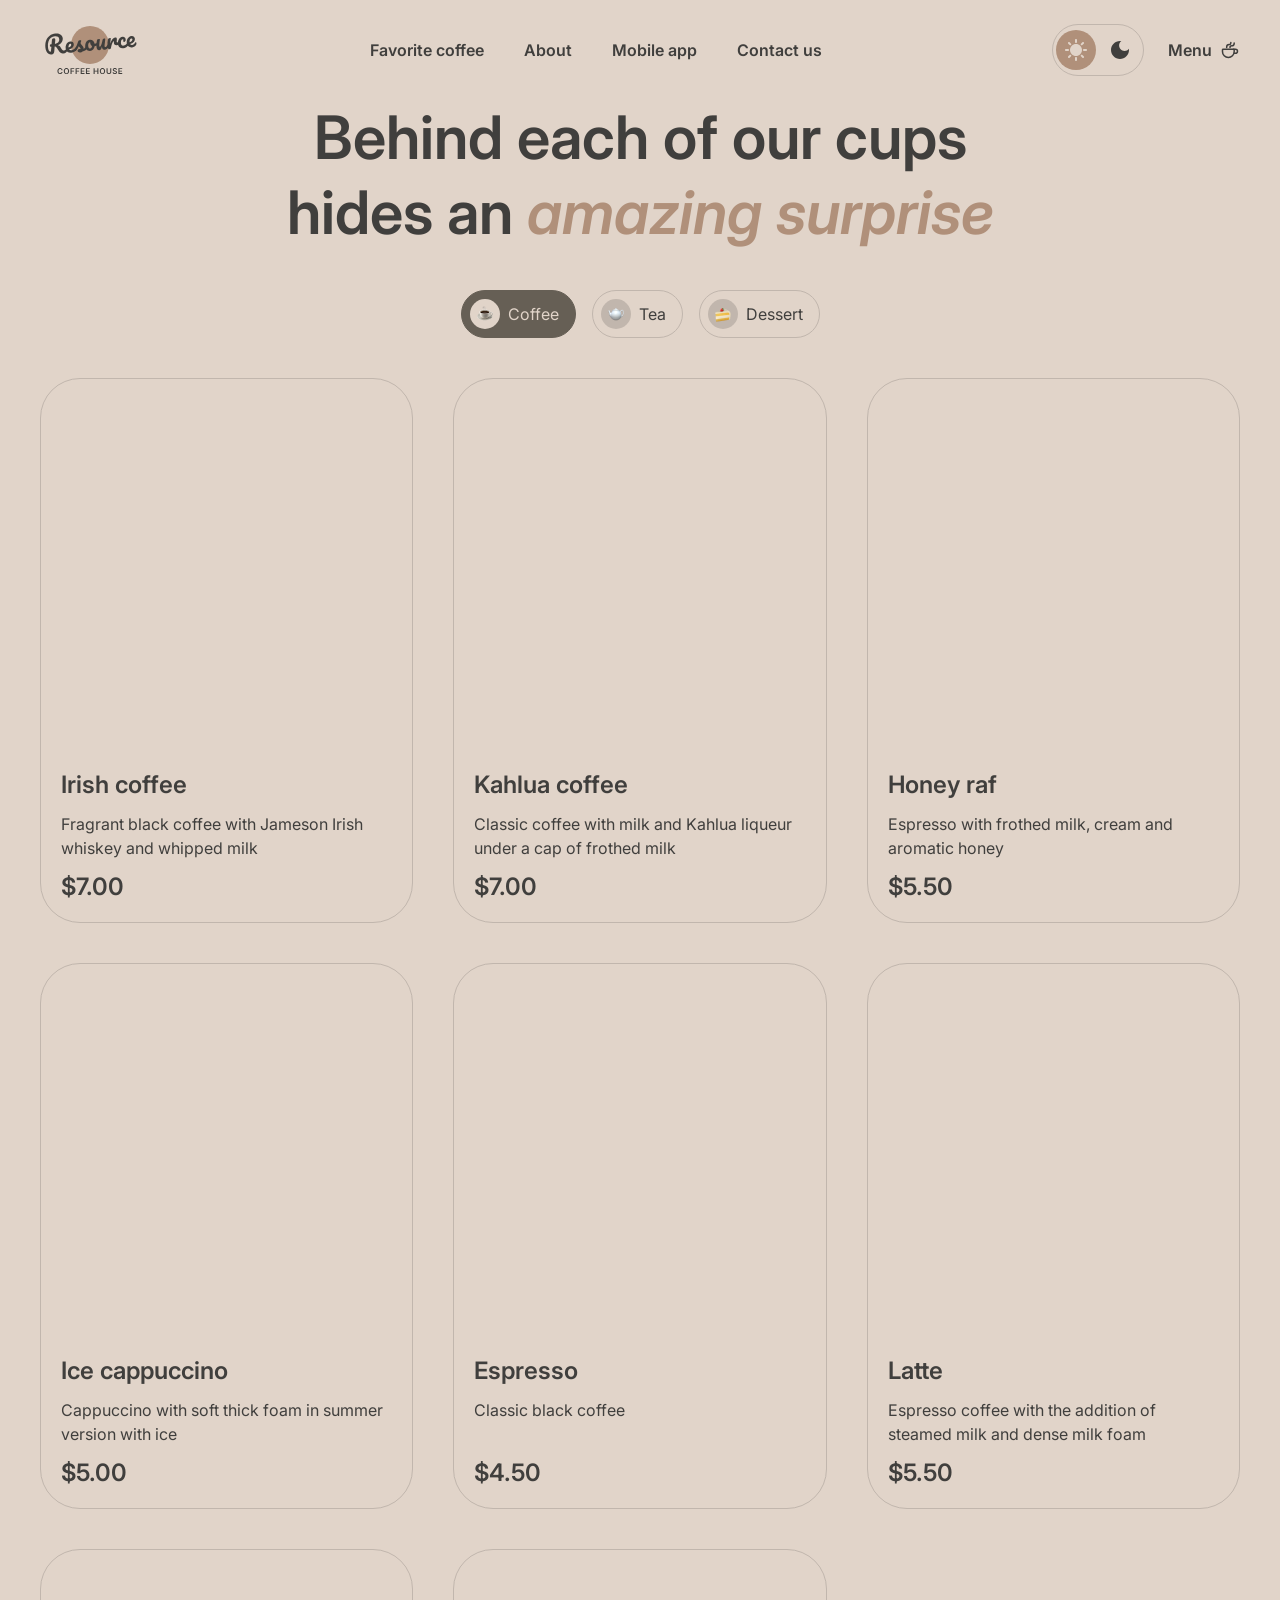
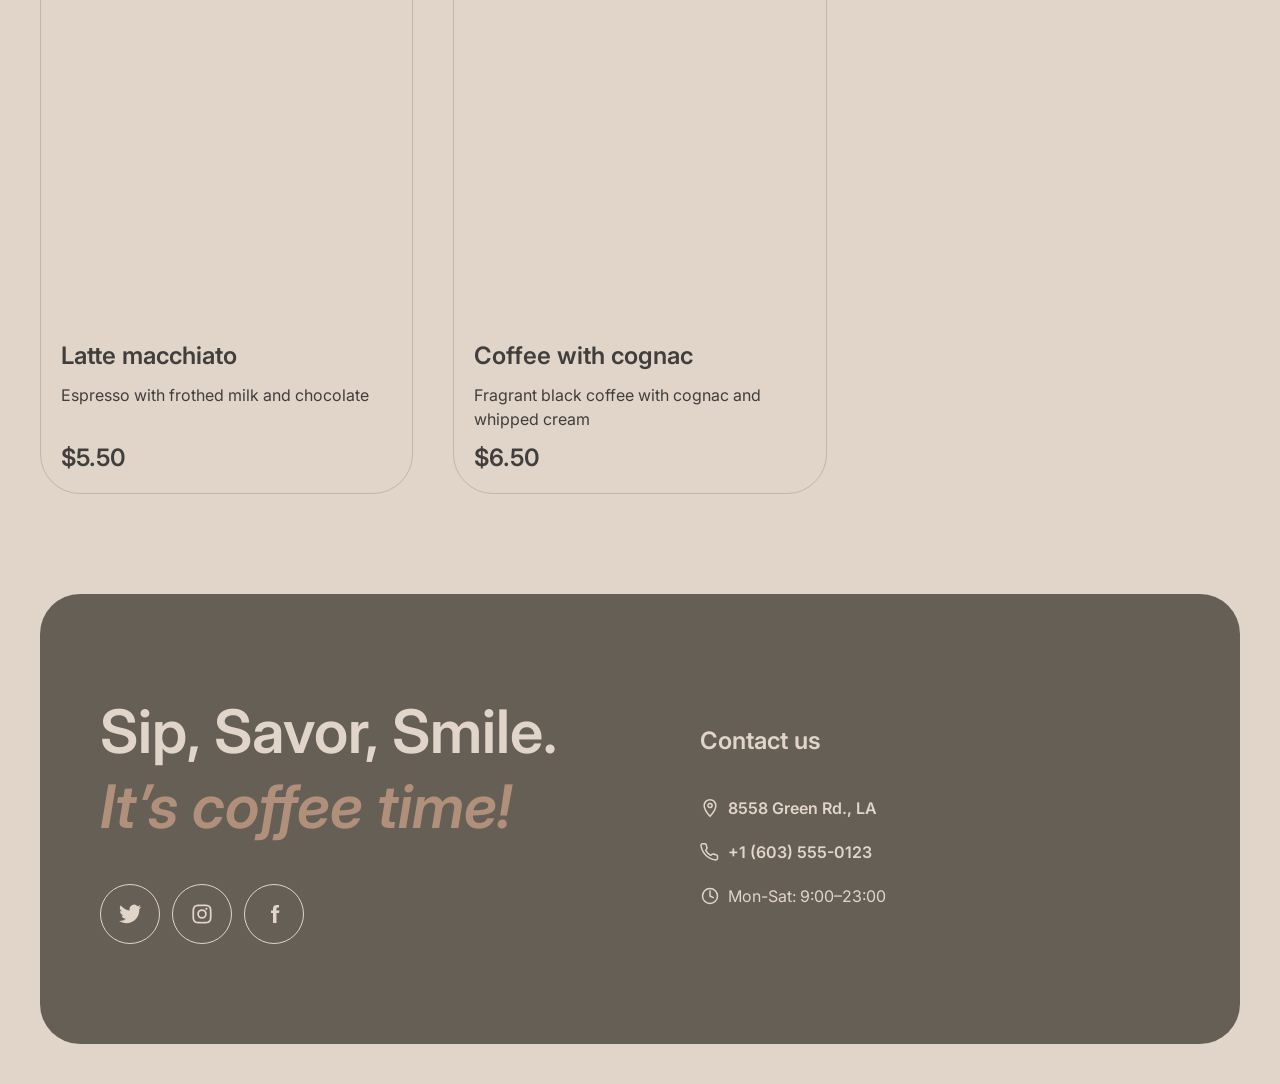
<file: catalog.html>
<!DOCTYPE html>
<html lang="en">
  <head>
    <meta charset="UTF-8">
    <meta name="viewport" content="width=device-width, initial-scale=1.0">
    <title>Menu | Resource Coffee</title>
    <link rel="icon" href="favicon.ico" type="image/x-icon">
    <link rel="preconnect" href="https://fonts.googleapis.com">
    <link rel="preconnect" href="https://fonts.gstatic.com" crossorigin>
    <link href="https://fonts.googleapis.com/css2?family=Inter:ital,wght@0,400;0,600;1,600&display=swap" rel="stylesheet">
    <link rel="stylesheet" href="styles/global.css">
    <link rel="stylesheet" href="styles/common.css">
    <link rel="stylesheet" href="styles/catalog-page.css">
    <script>
      (() => {
        const savedTheme = localStorage.getItem("theme");
        const theme =
          savedTheme ||
          (window.matchMedia("(prefers-color-scheme: dark)").matches
            ? "dark"
            : "light");

        document.documentElement.dataset.theme = theme;
      })();
    </script>
  </head>
  <body>
    <header class="header">
      <a class="header__logo" href="index.html" aria-label="Resource Coffee">
        <svg class="logo" width="100" height="60" aria-hidden="true" viewBox="0 0 100 60" fill="none" xmlns="http://www.w3.org/2000/svg">
        <path d="M69 25C69 35.4934 60.4934 44 50 44C39.5066 44 31 35.4934 31 25C31 14.5066 39.5066 6 50 6C60.4934 6 69 14.5066 69 25Z" fill="#B0907A"/>
        <path d="M95.6784 22.2913C95.8856 22.2732 96.0534 22.3548 96.1817 22.5364C96.326 22.7165 96.4127 22.9739 96.442 23.3086C96.4922 23.8824 96.4 24.3884 96.1652 24.8265C95.7789 25.5509 95.2359 26.1365 94.5362 26.5832C93.8524 27.0285 93.0084 27.295 92.0042 27.3829C90.4741 27.5168 89.2469 27.1664 88.3226 26.3318C87.3969 25.4812 86.8658 24.2749 86.7291 22.7129C86.6329 21.6131 86.7748 20.5727 87.1547 19.5919C87.5333 18.5951 88.1046 17.7822 88.8687 17.1532C89.6487 16.5229 90.5568 16.1623 91.5928 16.0717C92.5173 15.9908 93.2829 16.2049 93.8895 16.714C94.4948 17.2071 94.8386 17.9239 94.9209 18.8643C95.0171 19.9641 94.7016 20.9473 93.9743 21.814C93.2617 22.6633 91.9772 23.4021 90.1208 24.0303C90.5675 24.73 91.2451 25.0401 92.1537 24.9606C92.8072 24.9035 93.3279 24.7053 93.7158 24.3662C94.1197 24.0257 94.5692 23.4725 95.0643 22.7064C95.2346 22.4506 95.4393 22.3122 95.6784 22.2913ZM91.3914 18.4503C90.8016 18.5019 90.3295 18.8885 89.9751 19.6102C89.6365 20.3304 89.5098 21.1767 89.5949 22.149L89.5991 22.1968C90.5199 21.8914 91.2318 21.4918 91.7347 20.9981C92.2376 20.5044 92.4632 19.9626 92.4117 19.3729C92.3852 19.0701 92.2766 18.8386 92.0859 18.6786C91.9098 18.5013 91.6783 18.4252 91.3914 18.4503Z" fill="currentColor"/>
        <path d="M83.2976 28.1446C81.7356 28.2813 80.4779 27.9497 79.5245 27.1497C78.5857 26.3324 78.0529 25.1985 77.926 23.7481C77.813 22.457 77.969 21.303 78.394 20.2861C78.819 19.2692 79.4149 18.4622 80.1818 17.8651C80.9487 17.268 81.7784 16.9304 82.671 16.8523C83.5477 16.7756 84.2481 16.9793 84.7723 17.4635C85.311 17.9303 85.6159 18.5702 85.6871 19.383C85.7456 20.0525 85.6437 20.6316 85.3813 21.1203C85.1348 21.6076 84.7725 21.8722 84.2944 21.9141C83.9915 21.9406 83.7382 21.8904 83.5344 21.7637C83.3465 21.6356 83.2414 21.444 83.2191 21.189C83.2093 21.0774 83.2141 20.9485 83.2334 20.8023C83.2527 20.6561 83.2676 20.5504 83.278 20.4852C83.3367 20.2392 83.357 20.0125 83.3389 19.8053C83.3208 19.5981 83.2511 19.4436 83.1297 19.3418C83.0243 19.2386 82.876 19.1953 82.6847 19.2121C82.3181 19.2441 81.9901 19.4415 81.7006 19.8041C81.4097 20.1508 81.193 20.6114 81.0506 21.186C80.9081 21.7606 80.8661 22.3826 80.9247 23.0521C81.0865 24.901 81.9723 25.7551 83.5821 25.6142C84.2356 25.557 84.9181 25.2805 85.6296 24.7846C86.3556 24.2714 87.0469 23.5444 87.7034 22.6036C87.8752 22.3637 88.0806 22.2333 88.3197 22.2124C88.5269 22.1942 88.6946 22.2759 88.8229 22.4574C88.9672 22.6375 89.054 22.895 89.0832 23.2297C89.1362 23.8354 89.028 24.3427 88.7587 24.7518C88.0904 25.7418 87.2526 26.5378 86.2452 27.1399C85.2524 27.7247 84.2699 28.0596 83.2976 28.1446Z" fill="currentColor"/>
        <path d="M69.548 29.3476C68.9423 29.4006 68.4841 29.1195 68.1733 28.5042C67.8784 27.8876 67.6696 26.8779 67.5469 25.4753C67.3656 23.4032 67.4882 21.4089 67.9148 19.4924C68.0179 19.0177 68.2197 18.6627 68.5203 18.4276C68.8355 18.1752 69.288 18.0232 69.8778 17.9716C70.1965 17.9437 70.4232 17.964 70.5577 18.0326C70.6921 18.1011 70.7692 18.2469 70.7887 18.4701C70.811 18.7251 70.7416 19.3094 70.5806 20.2229C70.477 20.8744 70.3983 21.4434 70.3445 21.93C70.2907 22.4165 70.2626 23.0132 70.2602 23.7201C70.6663 22.3033 71.1584 21.136 71.7366 20.2181C72.3148 19.3002 72.8987 18.6308 73.4883 18.2098C74.0938 17.7874 74.6595 17.5532 75.1855 17.5072C76.2215 17.4166 76.7849 17.8893 76.8755 18.9253C76.8936 19.1325 76.8658 19.6409 76.7921 20.4504C76.7204 21.0991 76.6915 21.5032 76.7054 21.6626C76.7542 22.2204 76.9779 22.4819 77.3764 22.4471C77.8227 22.408 78.3658 22.0072 79.0057 21.2445C79.1948 21.0191 79.4009 20.8967 79.6241 20.8772C79.8313 20.8591 79.9991 20.9408 80.1274 21.1223C80.2702 21.2864 80.3549 21.5199 80.3814 21.8228C80.433 22.4125 80.314 22.8887 80.0245 23.2513C79.6187 23.7526 79.1275 24.1971 78.5511 24.5848C77.9893 24.9552 77.3736 25.1697 76.7042 25.2282C75.8594 25.3021 75.1951 25.1434 74.7111 24.7521C74.2431 24.3594 73.977 23.7965 73.9129 23.0633C73.892 22.8242 73.895 22.583 73.9219 22.3397C73.9258 22.0182 73.923 21.8016 73.9132 21.69C73.8909 21.435 73.7921 21.3151 73.6167 21.3305C73.3777 21.3514 73.0826 21.6503 72.7315 22.2271C72.395 22.7865 72.0738 23.5213 71.768 24.4314C71.4621 25.3415 71.2322 26.2932 71.0782 27.2864C70.9684 28.0509 70.8058 28.5791 70.5904 28.8709C70.3896 29.1455 70.0421 29.3044 69.548 29.3476Z" fill="currentColor"/>
        <path d="M59.2452 30.2488C58.5279 30.3116 57.9096 30.0364 57.3902 29.4233C56.8853 28.7929 56.5897 27.9836 56.5032 26.9954C56.3986 25.8 56.3828 24.7012 56.4557 23.699C56.5273 22.6809 56.6975 21.5979 56.9665 20.4501C57.0841 19.958 57.2772 19.5958 57.546 19.3635C57.8148 19.1312 58.26 18.9878 58.8816 18.9334C59.2323 18.9028 59.4762 18.9376 59.6135 19.038C59.7667 19.1371 59.8531 19.2981 59.8726 19.5213C59.8838 19.6488 59.8337 20.0868 59.7226 20.8354C59.6148 21.4391 59.534 21.9842 59.4802 22.4707C59.3078 24.1722 59.246 25.3019 59.2948 25.8598C59.3241 26.1945 59.3849 26.4301 59.4771 26.5666C59.568 26.6871 59.7011 26.7397 59.8764 26.7244C60.1155 26.7035 60.3895 26.4386 60.6983 25.9297C61.023 25.4195 61.3421 24.6608 61.6555 23.6536C61.9849 22.6451 62.2788 21.4148 62.5372 19.9627C62.6229 19.4734 62.7842 19.114 63.0211 18.8845C63.2739 18.6535 63.6633 18.5151 64.1893 18.4691C64.5559 18.437 64.8151 18.4625 64.967 18.5456C65.1174 18.6127 65.203 18.7658 65.224 19.0049C65.2588 19.4034 65.1551 20.5127 64.9128 22.3327C64.645 24.412 64.532 25.6907 64.5739 26.1688C64.6004 26.4717 64.685 26.7052 64.8279 26.8694C64.9693 27.0176 65.1437 27.0827 65.3509 27.0645C65.6697 27.0366 66.0275 26.8126 66.4244 26.3924C66.8358 25.9549 67.3698 25.2657 68.0263 24.3249C68.198 24.0851 68.4035 23.9547 68.6425 23.9337C68.8498 23.9156 69.0175 23.9973 69.1458 24.1788C69.2901 24.3589 69.3768 24.6163 69.4061 24.9511C69.4619 25.5886 69.3537 26.096 69.0815 26.4731C68.4701 27.3779 67.7896 28.1361 67.04 28.7477C66.3064 29.358 65.4375 29.707 64.4334 29.7949C63.6683 29.8618 63.0766 29.6165 62.6585 29.0588C62.2562 28.4997 62.0084 27.6862 61.9149 26.6183C61.7388 27.7259 61.4055 28.5982 60.9152 29.2354C60.4235 29.8566 59.8668 30.1944 59.2452 30.2488Z" fill="currentColor"/>
        <path d="M57.5606 22.8796C57.7678 22.8614 57.9362 22.9511 58.0659 23.1485C58.1956 23.346 58.2744 23.6041 58.3023 23.9229C58.3692 24.688 58.1779 25.1625 57.7282 25.3463C56.8011 25.7647 55.7659 26.048 54.6225 26.1963C54.4367 27.5616 53.9332 28.6898 53.1117 29.5808C52.2888 30.4559 51.3115 30.9429 50.1799 31.0419C49.2235 31.1256 48.3824 30.9663 47.6566 30.564C46.9467 30.1603 46.383 29.5913 45.9654 28.8569C45.5478 28.1225 45.3 27.309 45.2219 26.4164C45.1159 25.205 45.2529 24.1089 45.6328 23.1281C46.0114 22.1313 46.5841 21.3343 47.351 20.7372C48.1165 20.1242 48.9933 19.7744 49.9816 19.688C51.1929 19.582 52.2022 19.9193 53.0093 20.6999C53.8309 21.4632 54.3592 22.453 54.5941 23.6691C55.339 23.5558 56.2177 23.3183 57.23 22.9567C57.3547 22.9136 57.4649 22.8879 57.5606 22.8796ZM50.1494 28.4908C50.6595 28.4462 51.0797 28.2007 51.41 27.7542C51.7563 27.3063 51.959 26.6863 52.0182 25.8941C51.4948 25.6026 51.0739 25.1977 50.7555 24.6795C50.4531 24.1599 50.2754 23.5972 50.2224 22.9916C50.2001 22.7365 50.2017 22.4794 50.2272 22.2202L50.1076 22.2307C49.4701 22.2864 48.9633 22.644 48.5873 23.3032C48.2259 23.9452 48.094 24.824 48.1916 25.9398C48.2683 26.8164 48.4942 27.4712 48.8694 27.9042C49.2605 28.3357 49.6872 28.5313 50.1494 28.4908Z" fill="currentColor"/>
        <path d="M40.3093 32.4354C39.4805 32.508 38.8262 32.3725 38.3464 32.029C37.8826 31.6841 37.6298 31.2726 37.5879 30.7944C37.5517 30.38 37.6717 30.0081 37.9481 29.6787C38.2244 29.3494 38.6575 29.1589 39.2472 29.1073C39.4544 29.0892 39.6956 29.0922 39.9708 29.1163C40.2604 29.1231 40.4777 29.1282 40.6226 29.1316C40.5704 28.7185 40.4406 28.3364 40.2332 27.9851C40.0417 27.6325 39.8038 27.3 39.5195 26.9876C39.2338 26.6592 38.9682 26.3773 38.7228 26.1418C38.3109 27.1254 37.8851 27.9497 37.4454 28.6145C37.0216 29.278 36.5472 29.9137 36.0222 30.5218C35.7604 30.8338 35.4701 31.0038 35.1513 31.0316C34.8963 31.054 34.6814 30.9844 34.5067 30.823C34.3306 30.6457 34.2307 30.4216 34.207 30.1506C34.1791 29.8318 34.2648 29.5272 34.4643 29.2367L34.7416 28.827C35.5235 27.6664 36.1068 26.7159 36.4918 25.9756C36.7223 25.4896 36.9874 24.8481 37.2871 24.0509C37.5853 23.2379 37.8735 22.4016 38.1517 21.542C38.3932 20.8142 38.9921 20.4085 39.9484 20.3248C40.3947 20.2858 40.709 20.2984 40.8913 20.3628C41.0736 20.4271 41.1725 20.547 41.1878 20.7223C41.1962 20.8179 41.1775 20.9722 41.1319 21.1849C41.0863 21.3977 41.0167 21.6126 40.9233 21.8296C40.6866 22.4285 40.5857 22.9272 40.6205 23.3257C40.6415 23.5647 40.7442 23.8208 40.9286 24.0937C41.1291 24.3653 41.4235 24.7009 41.8118 25.1006C42.3804 25.7254 42.8131 26.2657 43.11 26.7216C43.4214 27.1601 43.6015 27.6583 43.6503 28.2162C43.6642 28.3756 43.6678 28.6001 43.6611 28.8898C44.4156 28.5187 45.2617 27.6335 46.1993 26.2345C46.371 25.9946 46.5765 25.8642 46.8155 25.8433C47.0227 25.8252 47.1905 25.9069 47.3188 26.0884C47.4631 26.2685 47.5498 26.5259 47.5791 26.8606C47.6321 27.4663 47.5239 27.9737 47.2545 28.3827C46.544 29.4407 45.8382 30.185 45.1371 30.6158C44.4505 31.0292 43.5747 31.2985 42.5095 31.4238C41.9194 32.0215 41.186 32.3587 40.3093 32.4354Z" fill="currentColor"/>
        <path d="M36.6171 26.7357C36.8243 26.7175 36.9921 26.7992 37.1204 26.9807C37.2646 27.1608 37.3514 27.4183 37.3807 27.753C37.4365 28.3905 37.3283 28.8979 37.0561 29.2751C36.5291 30.0439 35.7502 30.7786 34.7193 31.4791C33.7044 32.1782 32.5833 32.5815 31.3559 32.6888C29.6823 32.8353 28.3436 32.4947 27.3396 31.667C26.3356 30.8394 25.7646 29.6365 25.6266 28.0586C25.5304 26.9588 25.6722 25.9185 26.0522 24.9376C26.4308 23.9408 27.0021 23.1279 27.7662 22.4989C28.5462 21.8686 29.4542 21.508 30.4903 21.4174C31.4147 21.3365 32.1803 21.5506 32.787 22.0597C33.3923 22.5528 33.7361 23.2696 33.8183 24.21C33.9145 25.3098 33.599 26.293 32.8718 27.1597C32.1591 28.009 30.8826 28.7471 29.0422 29.3739C29.5048 30.0722 30.294 30.3726 31.4098 30.275C32.127 30.2122 32.9183 29.894 33.7836 29.3204C34.6634 28.7295 35.4025 27.9983 36.0009 27.1269C36.1726 26.887 36.378 26.7566 36.6171 26.7357ZM30.2888 23.796C29.6991 23.8476 29.227 24.2342 28.8725 24.9559C28.534 25.6761 28.4073 26.5224 28.4923 27.4947L28.4965 27.5425C29.4174 27.2371 30.1293 26.8375 30.6322 26.3438C31.1351 25.8501 31.3607 25.3083 31.3091 24.7186C31.2826 24.4158 31.174 24.1843 30.9834 24.0243C30.8072 23.847 30.5757 23.7709 30.2888 23.796Z" fill="currentColor"/>
        <path d="M27.6906 27.5167C27.8978 27.4986 28.0656 27.5803 28.1939 27.7618C28.3382 27.9419 28.4249 28.1993 28.4542 28.5341C28.5086 29.1557 28.4004 29.6631 28.1296 30.0561C27.4454 31.0476 26.7351 31.8324 25.9987 32.4108C25.261 32.9733 24.3581 33.3012 23.2902 33.3946C22.2541 33.4853 21.3451 33.2837 20.5631 32.79C19.797 32.2949 19.028 31.3985 18.256 30.1009C17.6351 29.063 17.151 28.3023 16.8035 27.8188C16.4547 27.3193 16.119 26.9712 15.7967 26.7745C15.4903 26.5765 15.1198 26.4724 14.6852 26.4622C14.6508 26.8025 14.5595 27.8705 14.4114 29.6663C14.3537 30.4744 14.3165 30.9675 14.3 31.1456C14.2256 32.1319 13.9724 32.9089 13.5402 33.4767C13.1067 34.0286 12.4038 34.3471 11.4315 34.4321C10.3636 34.5256 9.38799 34.2977 8.50477 33.7486C7.63609 33.1822 6.9298 32.3606 6.38589 31.2839C5.84059 30.1913 5.50518 28.9277 5.37968 27.4932C5.1454 24.8154 5.40544 22.4638 6.15978 20.4383C6.93006 18.4115 8.10738 16.8148 9.69174 15.6483C11.2906 14.4644 13.1899 13.7763 15.3895 13.5838C16.9196 13.45 18.223 13.5688 19.2994 13.9404C20.3759 14.312 21.1968 14.8826 21.762 15.6523C22.3432 16.4206 22.6784 17.3148 22.7676 18.3349C22.8457 19.2275 22.7073 20.1229 22.3522 21.0213C22.0117 21.9023 21.4476 22.7066 20.66 23.434C19.8724 24.1614 18.8869 24.7375 17.7034 25.1622C18.4866 25.3025 19.1057 25.5856 19.5605 26.0116C20.0154 26.4376 20.4891 27.0787 20.9816 27.9351C21.5115 28.8524 22.0112 29.5153 22.4806 29.924C22.966 30.3312 23.4955 30.5098 24.0693 30.4596C24.5794 30.4149 25.0509 30.205 25.4838 29.8299C25.9154 29.4388 26.4456 28.7981 27.0744 27.9079C27.2461 27.6681 27.4515 27.5377 27.6906 27.5167ZM11.3837 26.727C10.8418 26.7744 10.4561 26.6797 10.2266 26.4428C10.013 26.2045 9.89225 25.9259 9.86436 25.6071C9.8309 25.2246 9.92394 24.9113 10.1435 24.6672C10.379 24.4218 10.6562 24.2851 10.9749 24.2572L11.5727 24.2049C11.691 22.6206 11.8123 21.2528 11.9364 20.1016C12.053 19.0474 12.6771 18.4708 13.8088 18.3718C14.7173 18.2923 15.2071 18.659 15.2782 19.4719C15.2936 19.6473 15.2975 19.7835 15.2899 19.8805L14.9199 23.9121C15.7764 23.789 16.5393 23.5134 17.2085 23.0855C17.8937 22.6561 18.4149 22.0966 18.7722 21.4068C19.1454 20.7156 19.2957 19.9556 19.2232 19.1268C19.1353 18.1226 18.7236 17.3636 17.988 16.8498C17.2524 16.3359 16.2232 16.1369 14.9002 16.2526C13.3382 16.3893 12.0016 16.8997 10.8904 17.7839C9.79381 18.6508 8.98568 19.8779 8.46605 21.4653C7.94503 23.0366 7.78003 24.9142 7.97108 27.0978C8.06033 28.1179 8.24063 28.9855 8.51198 29.7006C8.78334 30.4157 9.08648 30.9432 9.42139 31.2834C9.75631 31.6235 10.0592 31.7817 10.3302 31.7579C10.5374 31.7398 10.6957 31.6216 10.8051 31.4032C10.9304 31.1834 11.0127 30.839 11.052 30.3698L11.3837 26.727Z" fill="currentColor"/>
        <path d="M78.4033 54.0001V48.1819H82.1874V49.0654H79.4573V50.645H81.9914V51.5285H79.4573V53.1165H82.2101V54.0001H78.4033Z" fill="currentColor"/>
        <path d="M75.9698 49.7813C75.9433 49.5332 75.8316 49.34 75.6346 49.2017C75.4395 49.0635 75.1857 48.9943 74.8732 48.9943C74.6535 48.9943 74.4651 49.0275 74.3079 49.0938C74.1507 49.1601 74.0304 49.25 73.9471 49.3637C73.8638 49.4773 73.8211 49.607 73.8192 49.7529C73.8192 49.8741 73.8467 49.9792 73.9016 50.0682C73.9585 50.1572 74.0352 50.233 74.1317 50.2955C74.2283 50.3561 74.3353 50.4072 74.4528 50.4489C74.5702 50.4906 74.6886 50.5256 74.8079 50.554L75.3533 50.6904C75.573 50.7415 75.7842 50.8106 75.9869 50.8977C76.1914 50.9849 76.3742 51.0947 76.5352 51.2273C76.698 51.3599 76.8268 51.5199 76.9215 51.7074C77.0162 51.8949 77.0636 52.1146 77.0636 52.3665C77.0636 52.7074 76.9764 53.0076 76.8022 53.2671C76.628 53.5246 76.3761 53.7263 76.0465 53.8722C75.7189 54.0161 75.3221 54.0881 74.8562 54.0881C74.4035 54.0881 74.0105 54.018 73.6772 53.8779C73.3458 53.7377 73.0863 53.5332 72.8988 53.2642C72.7132 52.9953 72.6128 52.6676 72.5977 52.2813H73.6346C73.6497 52.4839 73.7122 52.6525 73.8221 52.787C73.9319 52.9214 74.0749 53.0218 74.2511 53.0881C74.4291 53.1544 74.628 53.1875 74.8477 53.1875C75.0768 53.1875 75.2776 53.1534 75.4499 53.0852C75.6242 53.0152 75.7605 52.9186 75.859 52.7955C75.9575 52.6705 76.0077 52.5246 76.0096 52.358C76.0077 52.2065 75.9632 52.0815 75.8761 51.983C75.7889 51.8826 75.6668 51.7993 75.5096 51.733C75.3543 51.6648 75.1725 51.6042 74.9641 51.5512L74.3022 51.3807C73.823 51.2576 73.4442 51.071 73.1658 50.821C72.8893 50.5692 72.7511 50.2349 72.7511 49.8182C72.7511 49.4754 72.8439 49.1752 73.0295 48.9176C73.217 48.6601 73.4717 48.4602 73.7937 48.3182C74.1156 48.1743 74.4802 48.1023 74.8874 48.1023C75.3003 48.1023 75.6621 48.1743 75.9727 48.3182C76.2852 48.4602 76.5304 48.6582 76.7085 48.912C76.8865 49.1638 76.9783 49.4536 76.984 49.7813H75.9698Z" fill="currentColor"/>
        <path d="M70.2086 48.1819H71.2626V51.983C71.2626 52.3997 71.1641 52.7662 70.9672 53.0825C70.7721 53.3987 70.4975 53.6459 70.1433 53.8239C69.7891 54.0001 69.3753 54.0881 68.9018 54.0881C68.4264 54.0881 68.0117 54.0001 67.6575 53.8239C67.3033 53.6459 67.0287 53.3987 66.8336 53.0825C66.6386 52.7662 66.541 52.3997 66.541 51.983V48.1819H67.595V51.895C67.595 52.1374 67.648 52.3533 67.7541 52.5427C67.862 52.7321 68.0136 52.8807 68.2086 52.9887C68.4037 53.0948 68.6348 53.1478 68.9018 53.1478C69.1689 53.1478 69.3999 53.0948 69.595 52.9887C69.792 52.8807 69.9435 52.7321 70.0495 52.5427C70.1556 52.3533 70.2086 52.1374 70.2086 51.895V48.1819Z" fill="currentColor"/>
        <path d="M65.1444 51.0909C65.1444 51.7178 65.027 52.2548 64.7922 52.7017C64.5592 53.1468 64.241 53.4877 63.8376 53.7245C63.4361 53.9612 62.9806 54.0796 62.4711 54.0796C61.9617 54.0796 61.5052 53.9612 61.1018 53.7245C60.7003 53.4858 60.3821 53.144 60.1473 52.6989C59.9143 52.2519 59.7979 51.7159 59.7979 51.0909C59.7979 50.464 59.9143 49.9281 60.1473 49.483C60.3821 49.036 60.7003 48.6942 61.1018 48.4574C61.5052 48.2207 61.9617 48.1023 62.4711 48.1023C62.9806 48.1023 63.4361 48.2207 63.8376 48.4574C64.241 48.6942 64.5592 49.036 64.7922 49.483C65.027 49.9281 65.1444 50.464 65.1444 51.0909ZM64.0848 51.0909C64.0848 50.6496 64.0157 50.2775 63.8774 49.9745C63.741 49.6695 63.5516 49.4394 63.3092 49.2841C63.0668 49.1269 62.7874 49.0483 62.4711 49.0483C62.1549 49.0483 61.8755 49.1269 61.6331 49.2841C61.3907 49.4394 61.2003 49.6695 61.0621 49.9745C60.9257 50.2775 60.8575 50.6496 60.8575 51.0909C60.8575 51.5322 60.9257 51.9053 61.0621 52.2102C61.2003 52.5133 61.3907 52.7434 61.6331 52.9006C61.8755 53.0559 62.1549 53.1335 62.4711 53.1335C62.7874 53.1335 63.0668 53.0559 63.3092 52.9006C63.5516 52.7434 63.741 52.5133 63.8774 52.2102C64.0157 51.9053 64.0848 51.5322 64.0848 51.0909Z" fill="currentColor"/>
        <path d="M53.5918 54.0001V48.1819H54.6458V50.645H57.3418V48.1819H58.3986V54.0001H57.3418V51.5285H54.6458V54.0001H53.5918Z" fill="currentColor"/>
        <path d="M45.9482 54.0001V48.1819H49.7323V49.0654H47.0022V50.645H49.5363V51.5285H47.0022V53.1165H49.7551V54.0001H45.9482Z" fill="currentColor"/>
        <path d="M40.6895 54.0001V48.1819H44.4735V49.0654H41.7434V50.645H44.2775V51.5285H41.7434V53.1165H44.4963V54.0001H40.6895Z" fill="currentColor"/>
        <path d="M35.6016 54.0001V48.1819H39.3288V49.0654H36.6555V50.645H39.0732V51.5285H36.6555V54.0001H35.6016Z" fill="currentColor"/>
        <path d="M30.5137 54.0001V48.1819H34.2409V49.0654H31.5676V50.645H33.9853V51.5285H31.5676V54.0001H30.5137Z" fill="currentColor"/>
        <path d="M29.1181 51.0909C29.1181 51.7178 29.0007 52.2548 28.7658 52.7017C28.5328 53.1468 28.2147 53.4877 27.8113 53.7245C27.4097 53.9612 26.9542 54.0796 26.4448 54.0796C25.9353 54.0796 25.4789 53.9612 25.0755 53.7245C24.6739 53.4858 24.3558 53.144 24.1209 52.6989C23.888 52.2519 23.7715 51.7159 23.7715 51.0909C23.7715 50.464 23.888 49.9281 24.1209 49.483C24.3558 49.036 24.6739 48.6942 25.0755 48.4574C25.4789 48.2207 25.9353 48.1023 26.4448 48.1023C26.9542 48.1023 27.4097 48.2207 27.8113 48.4574C28.2147 48.6942 28.5328 49.036 28.7658 49.483C29.0007 49.9281 29.1181 50.464 29.1181 51.0909ZM28.0584 51.0909C28.0584 50.6496 27.9893 50.2775 27.851 49.9745C27.7147 49.6695 27.5253 49.4394 27.2828 49.2841C27.0404 49.1269 26.7611 49.0483 26.4448 49.0483C26.1285 49.0483 25.8491 49.1269 25.6067 49.2841C25.3643 49.4394 25.1739 49.6695 25.0357 49.9745C24.8993 50.2775 24.8311 50.6496 24.8311 51.0909C24.8311 51.5322 24.8993 51.9053 25.0357 52.2102C25.1739 52.5133 25.3643 52.7434 25.6067 52.9006C25.8491 53.0559 26.1285 53.1335 26.4448 53.1335C26.7611 53.1335 27.0404 53.0559 27.2828 52.9006C27.5253 52.7434 27.7147 52.5133 27.851 52.2102C27.9893 51.9053 28.0584 51.5322 28.0584 51.0909Z" fill="currentColor"/>
        <path d="M22.5536 50.1449H21.4911C21.4608 49.9707 21.4049 49.8163 21.3235 49.6818C21.2421 49.5455 21.1407 49.4299 21.0195 49.3352C20.8983 49.2406 20.7601 49.1695 20.6048 49.1222C20.4513 49.0729 20.2856 49.0483 20.1076 49.0483C19.7913 49.0483 19.511 49.1279 19.2667 49.287C19.0224 49.4442 18.8311 49.6752 18.6928 49.9801C18.5546 50.2832 18.4854 50.6534 18.4854 51.0909C18.4854 51.536 18.5546 51.911 18.6928 52.2159C18.833 52.519 19.0243 52.7481 19.2667 52.9034C19.511 53.0568 19.7904 53.1335 20.1048 53.1335C20.279 53.1335 20.4419 53.1108 20.5934 53.0654C20.7468 53.018 20.8841 52.9489 21.0053 52.858C21.1284 52.7671 21.2317 52.6553 21.315 52.5227C21.4002 52.3902 21.4589 52.2387 21.4911 52.0682L22.5536 52.0739C22.5138 52.3504 22.4277 52.6099 22.2951 52.8523C22.1644 53.0947 21.993 53.3087 21.7809 53.4943C21.5688 53.6781 21.3207 53.822 21.0366 53.9262C20.7525 54.0284 20.4371 54.0796 20.0906 54.0796C19.5792 54.0796 19.1228 53.9612 18.7212 53.7245C18.3197 53.4877 18.0034 53.1459 17.7724 52.6989C17.5413 52.2519 17.4258 51.7159 17.4258 51.0909C17.4258 50.464 17.5423 49.9281 17.7752 49.483C18.0082 49.036 18.3254 48.6942 18.7269 48.4574C19.1284 48.2207 19.583 48.1023 20.0906 48.1023C20.4144 48.1023 20.7156 48.1477 20.994 48.2387C21.2724 48.3296 21.5205 48.4631 21.7383 48.6392C21.9561 48.8135 22.1351 49.0275 22.2752 49.2813C22.4173 49.5332 22.5101 49.821 22.5536 50.1449Z" fill="currentColor"/>
        </svg>
      </a>
      <nav class="header__nav" aria-label="Main">
        <ul class="header__nav-list">
          <li><a class="link" href="index.html#favorite">Favorite coffee</a></li>
          <li><a class="link" href="index.html#about">About</a></li>
          <li><a class="link" href="index.html#mobile-app">Mobile app</a></li>
          <li><a class="link" href="#contacts">Contact us</a></li>
        </ul>
      </nav>
      <div class="header__actions">
        <div class="theme-switch" role="group" aria-label="Theme">
          <button class="theme-switch__option" type="button" data-theme-set="light" aria-pressed="true" aria-label="Light theme">
            <svg class="theme-switch__icon theme-switch__icon--sun" width="22" height="22" aria-hidden="true" viewBox="0 0 22 22" fill="none" xmlns="http://www.w3.org/2000/svg">
              <path d="M10 3V1C10 0.45 10.45 0 11 0C11.55 0 12 0.45 12 1V3C12 3.55 11.55 4 11 4C10.45 4 10 3.55 10 3ZM17.36 6.05L18.77 4.63C19.16 4.24 19.16 3.61 18.77 3.22C18.38 2.83 17.75 2.83 17.36 3.22L15.95 4.64C15.56 5.03 15.56 5.66 15.95 6.05C16.34 6.44 16.97 6.44 17.36 6.05ZM21 10H19C18.45 10 18 10.45 18 11C18 11.55 18.45 12 19 12H21C21.55 12 22 11.55 22 11C22 10.45 21.55 10 21 10ZM11 18C10.45 18 10 18.45 10 19V21C10 21.55 10.45 22 11 22C11.55 22 12 21.55 12 21V19C12 18.45 11.55 18 11 18ZM4.64 6.05L3.22 4.64C2.83 4.25 2.83 3.61 3.22 3.23C3.61 2.85 4.25 2.84 4.63 3.23L6.04 4.64C6.43 5.03 6.43 5.67 6.04 6.05C5.65 6.43 5.02 6.44 4.64 6.05ZM15.95 15.95C15.56 16.34 15.56 16.98 15.95 17.36L17.36 18.77C17.75 19.16 18.39 19.16 18.77 18.77C19.16 18.38 19.16 17.74 18.77 17.36L17.36 15.95C16.98 15.56 16.34 15.56 15.95 15.95ZM1 12H3C3.55 12 4 11.55 4 11C4 10.45 3.55 10 3 10H1C0.45 10 0 10.45 0 11C0 11.55 0.45 12 1 12ZM4.64 18.78L6.05 17.37C6.44 16.98 6.44 16.34 6.05 15.96C5.66 15.58 5.02 15.57 4.64 15.96L3.23 17.37C2.84 17.76 2.84 18.4 3.23 18.78C3.61 19.17 4.25 19.17 4.64 18.78ZM11 5C7.69 5 5 7.69 5 11C5 14.31 7.69 17 11 17C14.31 17 17 14.31 17 11C17 7.69 14.31 5 11 5Z" fill="currentColor"/>
            </svg>
          </button>
          <button class="theme-switch__option" type="button" data-theme-set="dark" aria-pressed="false" aria-label="Dark theme">
            <svg class="theme-switch__icon theme-switch__icon--moon" width="18" height="18" aria-hidden="true" viewBox="0 0 18 18" fill="none" xmlns="http://www.w3.org/2000/svg">
              <path d="M9 0C4.03 0 0 4.03 0 9C0 13.97 4.03 18 9 18C13.97 18 18 13.97 18 9C18 8.54 17.96 8.08 17.9 7.64C16.92 9.01 15.32 9.9 13.5 9.9C10.52 9.9 8.1 7.48 8.1 4.5C8.1 2.69 8.99 1.08 10.36 0.0999999C9.92 0.0399999 9.46 0 9 0Z" fill="currentColor"/>
            </svg>
          </button>
        </div>
        <nav class="header__catalog-nav" aria-label="Catalog">
          <a class="link header__menu" href="catalog.html" aria-current="page">
            Menu
            <svg class="header__menu-icon" width="20" height="20" aria-hidden="true" viewBox="0 0 20 20" fill="none" xmlns="http://www.w3.org/2000/svg">
              <path d="M14.167 9.76667V11.6667C14.167 14.8883 11.5553 17.5 8.33366 17.5C5.112 17.5 2.50033 14.8883 2.50033 11.6667V9.76667C2.50033 9.4353 2.76896 9.16667 3.10033 9.16667H13.567C13.8984 9.16667 14.167 9.4353 14.167 9.76667Z" stroke="currentColor" stroke-width="1.5" stroke-linecap="round" stroke-linejoin="round"/>
              <path d="M10.0003 7.50008C10.0003 6.66675 10.5956 5.83341 11.786 5.83341C13.101 5.83341 14.167 4.76743 14.167 3.45246V2.91675" stroke="currentColor" stroke-width="1.5" stroke-linecap="round" stroke-linejoin="round"/>
              <path d="M6.66634 7.5V7.08333C6.66634 5.70262 7.78563 4.58333 9.16634 4.58333C10.0868 4.58333 10.833 3.83714 10.833 2.91667V2.5" stroke="currentColor" stroke-width="1.5" stroke-linecap="round" stroke-linejoin="round"/>
              <path d="M13.333 9.16675H15.4163C16.5669 9.16675 17.4997 10.0995 17.4997 11.2501C17.4997 12.4007 16.5669 13.3334 15.4163 13.3334H14.1663" stroke="currentColor" stroke-width="1.5" stroke-linecap="round" stroke-linejoin="round"/>
            </svg>
          </a>
        </nav>
        <button
          class="header__burger"
          type="button"
          data-burger
          aria-expanded="false"
          aria-controls="mobile-menu"
          aria-label="Open menu"
        >
          <svg class="header__burger-icon header__burger-icon--burger" width="44" height="44" aria-hidden="true" viewBox="0 0 44 44" fill="none" xmlns="http://www.w3.org/2000/svg">
            <rect x="0.5" y="0.5" width="43" height="43" rx="21.5" stroke="var(--border-inverse)"/>
            <path d="M14 18H30" stroke="currentColor" stroke-width="1.5" stroke-linecap="round" stroke-linejoin="round"/>
            <path d="M14 26H30" stroke="currentColor" stroke-width="1.5" stroke-linecap="round" stroke-linejoin="round"/>
          </svg>
          <svg class="header__burger-icon header__burger-icon--close" width="44" height="44" aria-hidden="true" viewBox="0 0 44 44" fill="none" xmlns="http://www.w3.org/2000/svg">
            <rect x="0.5" y="0.5" width="43" height="43" rx="21.5" stroke="var(--border-inverse)"/>
            <path d="M28 16 16 28" stroke="currentColor" stroke-width="1.5" stroke-linecap="round" stroke-linejoin="round"/>
            <path d="M16 16 28 28" stroke="currentColor" stroke-width="1.5" stroke-linecap="round" stroke-linejoin="round"/>
          </svg>
        </button>
      </div>
    </header>

    <nav class="mobile-menu" id="mobile-menu" data-mobile-menu aria-hidden="true" aria-label="Mobile">
      <ul class="mobile-menu__list">
        <li><a class="burger-link" href="index.html#favorite">Favorite coffee</a></li>
        <li><a class="burger-link" href="index.html#about">About</a></li>
        <li><a class="burger-link" href="index.html#mobile-app">Mobile app</a></li>
        <li><a class="burger-link" href="#contacts">Contact us</a></li>
        <li>
          <a class="burger-link mobile-menu__catalog" href="catalog.html" aria-current="page">
            Menu
            <svg class="mobile-menu__catalog-icon" width="40" height="40" aria-hidden="true" viewBox="0 0 20 20" fill="none" xmlns="http://www.w3.org/2000/svg">
              <path d="M14.167 9.76667V11.6667C14.167 14.8883 11.5553 17.5 8.33366 17.5C5.112 17.5 2.50033 14.8883 2.50033 11.6667V9.76667C2.50033 9.4353 2.76896 9.16667 3.10033 9.16667H13.567C13.8984 9.16667 14.167 9.4353 14.167 9.76667Z" stroke="currentColor" stroke-width="1.5" stroke-linecap="round" stroke-linejoin="round"/>
              <path d="M10.0003 7.50008C10.0003 6.66675 10.5956 5.83341 11.786 5.83341C13.101 5.83341 14.167 4.76743 14.167 3.45246V2.91675" stroke="currentColor" stroke-width="1.5" stroke-linecap="round" stroke-linejoin="round"/>
              <path d="M6.66634 7.5V7.08333C6.66634 5.70262 7.78563 4.58333 9.16634 4.58333C10.0868 4.58333 10.833 3.83714 10.833 2.91667V2.5" stroke="currentColor" stroke-width="1.5" stroke-linecap="round" stroke-linejoin="round"/>
              <path d="M13.333 9.16675H15.4163C16.5669 9.16675 17.4997 10.0995 17.4997 11.2501C17.4997 12.4007 16.5669 13.3334 15.4163 13.3334H14.1663" stroke="currentColor" stroke-width="1.5" stroke-linecap="round" stroke-linejoin="round"/>
            </svg>
          </a>
        </li>
      </ul>
    </nav>

    <main class="main">
      <section class="catalog" data-catalog data-category="coffee" aria-labelledby="catalog-title">
        <h1 class="heading-2 catalog__title" id="catalog-title">
          Behind each of our cups hides an <span class="heading-2--accent">amazing surprise</span>
        </h1>

        <nav class="catalog__tabs" aria-label="Menu categories">
          <button class="catalog__tab is-active" type="button" data-category-tab="coffee" aria-pressed="true">
            <span class="catalog__tab-icon" aria-hidden="true">
              <img src="images/categories/cat-coffe.png" alt="" width="16" height="16">
            </span>
            <span>Coffee</span>
          </button>
          <button class="catalog__tab" type="button" data-category-tab="tea" aria-pressed="false">
            <span class="catalog__tab-icon" aria-hidden="true">
              <img src="images/categories/cat-tea.png" alt="" width="16" height="16">
            </span>
            <span>Tea</span>
          </button>
          <button class="catalog__tab" type="button" data-category-tab="dessert" aria-pressed="false">
            <span class="catalog__tab-icon" aria-hidden="true">
              <img src="images/categories/cat-dessert.png" alt="" width="16" height="16">
            </span>
            <span>Dessert</span>
          </button>
        </nav>

        <ul class="catalog__list" data-catalog-list></ul>
        <div class="catalog__loader" data-catalog-loader aria-hidden="true">
          <svg class="catalog__loader-icon" width="24" height="24" viewBox="0 0 24 24" fill="none" xmlns="http://www.w3.org/2000/svg" aria-hidden="true">
            <path d="M21.8883 13.5C21.1645 18.3113 17.013 22 12 22C6.47715 22 2 17.5228 2 12C2 6.47715 6.47715 2 12 2C16.1006 2 19.6248 4.46819 21.1679 8" stroke="currentColor" stroke-linecap="round" stroke-linejoin="round"/>
            <path d="M17 8H21.4C21.7314 8 22 7.73137 22 7.4V3" stroke="currentColor" stroke-linecap="round" stroke-linejoin="round"/>
          </svg>
        </div>
        <button class="catalog__more" type="button" data-catalog-more hidden aria-label="Show more products">
          <svg class="catalog__more-icon" width="24" height="24" viewBox="0 0 24 24" fill="none" xmlns="http://www.w3.org/2000/svg" aria-hidden="true">
            <path d="M21.8883 13.5C21.1645 18.3113 17.013 22 12 22C6.47715 22 2 17.5228 2 12C2 6.47715 6.47715 2 12 2C16.1006 2 19.6248 4.46819 21.1679 8" stroke="currentColor" stroke-linecap="round" stroke-linejoin="round"/>
            <path d="M17 8H21.4C21.7314 8 22 7.73137 22 7.4V3" stroke="currentColor" stroke-linecap="round" stroke-linejoin="round"/>
          </svg>
        </button>
      </section>
    </main>

    <footer class="footer">
      <div class="footer__inner">
        <div class="footer__promo">
          <h2 class="footer__title heading-2">
            Sip, Savor, Smile.
            <span class="heading-2--accent">It’s coffee time!</span>
          </h2>
          <ul class="footer__socials">
            <li>
              <a class="footer__social-link" href="https://twitter.com/" target="_blank" rel="noopener noreferrer" aria-label="Twitter">
                <svg width="24" height="24" aria-hidden="true" viewBox="0 0 24 24" fill="none" xmlns="http://www.w3.org/2000/svg">
                  <path d="M23.1 4.85c-.84.37-1.74.62-2.68.74a4.66 4.66 0 0 0 2.04-2.57 9.3 9.3 0 0 1-2.95 1.13 4.64 4.64 0 0 0-7.91 4.23A13.17 13.17 0 0 1 2.67 3.15a4.63 4.63 0 0 0 1.44 6.19 4.61 4.61 0 0 1-2.1-.58v.06a4.64 4.64 0 0 0 3.72 4.55 4.65 4.65 0 0 1-2.1.08 4.65 4.65 0 0 0 4.33 3.22A9.31 9.31 0 0 1 1 19.04a13.13 13.13 0 0 0 7.12 2.09c8.54 0 13.21-7.07 13.21-13.21 0-.2 0-.4-.01-.6A9.44 9.44 0 0 0 23.1 4.85Z" fill="currentColor"/>
                </svg>
              </a>
            </li>
            <li>
              <a class="footer__social-link" href="https://www.instagram.com/" target="_blank" rel="noopener noreferrer" aria-label="Instagram">
                <svg width="24" height="24" aria-hidden="true" viewBox="0 0 24 24" fill="none" xmlns="http://www.w3.org/2000/svg">
                  <path fill-rule="evenodd" clip-rule="evenodd" d="M12 7.2A4.8 4.8 0 1 0 12 16.8 4.8 4.8 0 0 0 12 7.2Zm0 7.8a3 3 0 1 1 0-6 3 3 0 0 1 0 6Z" fill="currentColor"/>
                  <path d="M17.52 6.84a1.12 1.12 0 1 1-2.24 0 1.12 1.12 0 0 1 2.24 0Z" fill="currentColor"/>
                  <path fill-rule="evenodd" clip-rule="evenodd" d="M12 2.4c-2.6 0-2.93.01-3.96.06-1.02.05-1.72.21-2.33.45a4.71 4.71 0 0 0-1.7 1.1 4.71 4.71 0 0 0-1.1 1.7c-.24.61-.4 1.31-.45 2.33C2.41 9.07 2.4 9.4 2.4 12s.01 2.93.06 3.96c.05 1.02.21 1.72.45 2.33a4.71 4.71 0 0 0 1.1 1.7 4.71 4.71 0 0 0 1.7 1.1c.61.24 1.31.4 2.33.45 1.03.05 1.36.06 3.96.06s2.93-.01 3.96-.06c1.02-.05 1.72-.21 2.33-.45a4.71 4.71 0 0 0 1.7-1.1 4.71 4.71 0 0 0 1.1-1.7c.24-.61.4-1.31.45-2.33.05-1.03.06-1.36.06-3.96s-.01-2.93-.06-3.96c-.05-1.02-.21-1.72-.45-2.33a4.71 4.71 0 0 0-1.1-1.7 4.71 4.71 0 0 0-1.7-1.1c-.61-.24-1.31-.4-2.33-.45C14.93 2.41 14.6 2.4 12 2.4Zm0 1.8c2.56 0 2.86.01 3.86.06.93.04 1.44.2 1.77.33.45.17.77.38 1.1.72.35.34.55.66.72 1.1.13.34.29.85.33 1.78.05 1 .06 1.3.06 3.86s-.01 2.86-.06 3.86c-.04.93-.2 1.44-.33 1.77-.17.45-.38.77-.72 1.1-.34.35-.66.55-1.1.72-.34.13-.85.29-1.78.33-1 .05-1.3.06-3.86.06s-2.86-.01-3.86-.06c-.93-.04-1.44-.2-1.77-.33a2.96 2.96 0 0 1-1.1-.72 2.96 2.96 0 0 1-.72-1.1c-.13-.34-.29-.85-.33-1.78-.05-1-.06-1.3-.06-3.86s.01-2.86.06-3.86c.04-.93.2-1.44.33-1.77.17-.45.38-.77.72-1.1.34-.35.66-.55 1.1-.72.34-.13.85-.29 1.78-.33 1-.05 1.3-.06 3.86-.06Z" fill="currentColor"/>
                </svg>
              </a>
            </li>
            <li>
              <a class="footer__social-link" href="https://www.facebook.com/" target="_blank" rel="noopener noreferrer" aria-label="Facebook">
                <svg width="24" height="24" aria-hidden="true" viewBox="0 0 24 24" fill="none" xmlns="http://www.w3.org/2000/svg">
                  <path d="M14.5 8.5V6.75c0-.69.56-1.25 1.25-1.25H17V3h-2.25A3.75 3.75 0 0 0 11 6.75V8.5H9v2.5h2V21h3.5v-10H17l.5-2.5h-3Z" fill="currentColor"/>
                </svg>
              </a>
            </li>
          </ul>
        </div>

        <div class="footer__contacts" id="contacts">
          <h3 class="footer__contacts-title heading-3">Contact us</h3>
          <ul class="footer__contacts-list">
            <li>
              <a class="footer__contact-link link" href="https://maps.google.com/?q=8558+Green+Rd.,+LA" target="_blank" rel="noopener noreferrer">
                <svg class="footer__contact-icon" width="20" height="20" aria-hidden="true" viewBox="0 0 20 20" fill="none" xmlns="http://www.w3.org/2000/svg">
                  <path d="M10 1.67A5.83 5.83 0 0 0 4.17 7.5C4.17 12.08 10 18.33 10 18.33s5.83-6.25 5.83-10.83A5.83 5.83 0 0 0 10 1.67Zm0 7.91a2.08 2.08 0 1 1 0-4.16 2.08 2.08 0 0 1 0 4.16Z" stroke="currentColor" stroke-width="1.5" stroke-linecap="round" stroke-linejoin="round"/>
                </svg>
                <span>8558 Green Rd., LA</span>
              </a>
            </li>
            <li>
              <a class="footer__contact-link link" href="tel:+16035550123">
                <svg class="footer__contact-icon" width="20" height="20" aria-hidden="true" viewBox="0 0 20 20" fill="none" xmlns="http://www.w3.org/2000/svg">
                  <path d="M17.5 14.15v2.08a1.67 1.67 0 0 1-1.82 1.67 16.5 16.5 0 0 1-7.2-2.56 16.25 16.25 0 0 1-5-5 16.5 16.5 0 0 1-2.56-7.27A1.67 1.67 0 0 1 2.58 1.67h2.08a1.67 1.67 0 0 1 1.67 1.43c.1.78.3 1.54.58 2.26a1.67 1.67 0 0 1-.38 1.76L5.7 8.28a13.33 13.33 0 0 0 5 5l1.16-.83a1.67 1.67 0 0 1 1.76-.38c.72.28 1.48.48 2.26.58a1.67 1.67 0 0 1 1.62 1.5Z" stroke="currentColor" stroke-width="1.5" stroke-linecap="round" stroke-linejoin="round"/>
                </svg>
                <span>+1 (603) 555-0123</span>
              </a>
            </li>
            <li>
              <p class="footer__contact-link">
                <svg class="footer__contact-icon" width="20" height="20" aria-hidden="true" viewBox="0 0 20 20" fill="none" xmlns="http://www.w3.org/2000/svg">
                  <path d="M10 5v5l3.33 1.67" stroke="currentColor" stroke-width="1.5" stroke-linecap="round" stroke-linejoin="round"/>
                  <circle cx="10" cy="10" r="7.5" stroke="currentColor" stroke-width="1.5"/>
                </svg>
                <span>Mon-Sat: 9:00–23:00</span>
              </p>
            </li>
          </ul>
        </div>
      </div>
    </footer>
    <script src="scripts/theme.js"></script>
    <script src="scripts/menu.js"></script>
    <script src="scripts/catalog.js"></script>
  </body>
</html>
</file>
<file: styles/global.css>
*,
*::before,
*::after {
  margin: 0;
  padding: 0;
  box-sizing: border-box;
}

html {
  scroll-behavior: smooth;
}

:root {
  /* Text */
  --text-primary: #403f3d;
  --text-inverse: #e1d4c9;
  --text-accent: #b0907a;

  /* Background */
  --bg-page: #e1d4c9;
  --bg-container: #665f55;
  --bg-overlay: rgb(64 63 61 / 80%);

  /* Border */
  --border-primary: #c1b6ad;
  --border-inverse: #665f55;

  /* Layout */
  --layout-max-width: 1440px;
  --layout-padding: 16px;

  /* Footer */
  --footer-gap: 40px;
  --footer-column-gap: 100px;
  --footer-padding-block: 60px;
  --footer-padding-inline: 16px;

  /* Typography — mobile first */
  --font-family: "Inter", sans-serif;
  --font-weight-regular: 400;
  --font-weight-semibold: 600;

  --font-size-heading-1: 42px;
  --line-height-heading-1: 115%;

  --font-size-heading-2: 32px;
  --line-height-heading-2: 125%;

  --font-size-heading-3: 24px;
  --line-height-heading-3: 125%;

  --font-size-medium: 16px;
  --line-height-medium: 150%;

  --font-size-caption: 10px;
  --line-height-caption: 140%;

  --font-size-link: 16px;
  --line-height-link: 150%;

  --font-size-burger-link: 32px;
  --line-height-burger-link: 125%;
}

@media (min-width: 768px) {
  :root {
    --layout-padding: 40px;
    --footer-gap: 100px;
    --footer-padding-block: 100px;
    --footer-padding-inline: 60px;
  }
}

@media (min-width: 769px) {
  :root {
    --font-size-heading-1: 72px;
    --line-height-heading-1: 105%;

    --font-size-heading-2: 60px;
    --line-height-heading-2: 125%;
  }
}

@media (min-width: 1440px) {
  :root {
    --footer-padding-inline: 100px;
  }
}

body {
  font-family: var(--font-family);
  font-size: var(--font-size-medium);
  font-weight: var(--font-weight-regular);
  line-height: var(--line-height-medium);
  color: var(--text-primary);
  background-color: var(--bg-page);
}

.heading-1 {
  font-size: var(--font-size-heading-1);
  font-weight: var(--font-weight-semibold);
  line-height: var(--line-height-heading-1);
}

.heading-1--accent {
  font-style: italic;
  color: var(--text-accent);
}

.heading-2 {
  font-size: var(--font-size-heading-2);
  font-weight: var(--font-weight-semibold);
  line-height: var(--line-height-heading-2);
}

.heading-2--accent {
  font-style: italic;
  color: var(--text-accent);
}

.heading-3 {
  font-size: var(--font-size-heading-3);
  font-weight: var(--font-weight-semibold);
  line-height: var(--line-height-heading-3);
}

.medium {
  font-size: var(--font-size-medium);
  font-weight: var(--font-weight-regular);
  line-height: var(--line-height-medium);
}

.caption {
  font-size: var(--font-size-caption);
  font-weight: var(--font-weight-semibold);
  line-height: var(--line-height-caption);
}

.link,
.button {
  font-size: var(--font-size-link);
  font-weight: var(--font-weight-semibold);
  line-height: var(--line-height-link);
}

.link {
  position: relative;
  text-decoration: none;
}

.link::after {
  content: "";
  position: absolute;
  left: 0;
  top: 100%;
  width: 0;
  height: 2px;
  background-color: currentColor;
  transition: width 0.3s ease;
}

.link:hover::after {
  width: 100%;
}

.burger-link {
  font-size: var(--font-size-burger-link);
  font-weight: var(--font-weight-semibold);
  line-height: var(--line-height-burger-link);
}

[data-theme="dark"] {
  /* Text: dark-text-primary, dark-text-inverse, dark-text-accent */
  --text-primary: #e1d4c9;
  --text-inverse: #e1d4c9;
  --text-accent: #b0907a;

  /* Background: dark-bg-page, dark-bg-container, dark-bg-overlay */
  --bg-page: #292826;
  --bg-container: #403f3d;
  --bg-overlay: rgb(41 40 38 / 80%);

  /* Border: dark-border-primary, dark-border-inverse */
  --border-primary: #665f55;
  --border-inverse: #c1b6ad;
}
</file>
<file: styles/common.css>
.header,
.main,
.footer {
  width: 100%;
  max-width: var(--layout-max-width);
  margin-inline: auto;
}

.header {
  display: flex;
  justify-content: space-between;
  align-items: center;
  padding-top: 20px;
  padding-inline: var(--layout-padding);
}

.header__logo {
  display: inline-block;
  flex-shrink: 0;
  color: var(--text-primary);
}

.header__nav {
  flex: 1 1 auto;
  min-width: 0;
  margin-inline: 40px;
}

.header__nav:empty {
  display: none;
}

.header__nav-list {
  display: none;
  align-items: center;
  justify-content: center;
  gap: 40px;
  min-width: 0;
  max-width: 100%;
  list-style: none;
}

@media (max-width: 768px) {
  :root {
    --header-offset: 80px;
  }

  .header__nav {
    display: none;
  }

  .header {
    position: relative;
    z-index: 200;
    background-color: var(--bg-page);
  }
}

@media (min-width: 769px) {
  .header__nav-list {
    display: flex;
  }
}

.header__nav-list li {
  min-width: 0;
  overflow: hidden;
}

.header__nav-list a {
  display: block;
  padding-block: 4px;
  overflow: hidden;
  color: inherit;
  text-decoration: none;
  white-space: nowrap;
  text-overflow: ellipsis;
}

.header__nav-list a.link::after {
  top: auto;
  bottom: 0;
}

.header__actions {
  display: flex;
  flex-shrink: 0;
  align-items: center;
  gap: 24px;
}

.theme-switch {
  display: inline-flex;
  align-items: center;
  gap: 4px;
  height: 52px;
  padding: 3px;
  border: 1px solid var(--border-primary);
  border-radius: 100px;
  background-color: transparent;
  box-sizing: border-box;
}

[data-theme="dark"] .theme-switch {
  background-color: var(--bg-page);
}

.theme-switch__option {
  display: inline-flex;
  align-items: center;
  justify-content: center;
  width: 40px;
  height: 40px;
  padding: 0;
  border: none;
  border-radius: 100px;
  background-color: transparent;
  color: var(--text-primary);
  cursor: pointer;
  transition:
    background-color 0.3s ease,
    color 0.3s ease;
}

[data-theme="dark"] .theme-switch__option {
  color: var(--text-inverse);
}

.theme-switch__option[aria-pressed="true"] {
  background-color: var(--text-accent);
  color: var(--text-inverse);
}

.theme-switch__option:not([aria-pressed="true"]):hover {
  background-color: var(--border-inverse);
  color: var(--text-inverse);
}

.theme-switch__icon {
  display: block;
  flex-shrink: 0;
}

.header__catalog-nav {
  display: contents;
}

.header__menu {
  display: none;
  align-items: center;
  gap: 8px;
  padding-block: 4px;
  color: var(--text-primary);
}

@media (min-width: 769px) {
  .header__menu {
    display: inline-flex;
  }
}

.header__menu-icon {
  display: block;
  flex-shrink: 0;
}

.header__burger {
  position: relative;
  display: inline-flex;
  align-items: center;
  justify-content: center;
  width: 44px;
  height: 44px;
  padding: 0;
  border: none;
  background-color: transparent;
  color: var(--text-primary);
  cursor: pointer;
}

.header__burger-icon {
  display: block;
  transition:
    opacity 0.3s ease,
    transform 0.3s ease;
}

.header__burger-icon--close {
  position: absolute;
  inset: 0;
  margin: auto;
  opacity: 0;
  transform: rotate(-90deg);
  pointer-events: none;
}

body.is-menu-open .header__burger-icon--burger {
  opacity: 0;
  transform: rotate(90deg);
}

body.is-menu-open .header__burger-icon--close {
  opacity: 1;
  transform: rotate(0deg);
}

@media (min-width: 769px) {
  .header__burger {
    display: none;
  }
}

.mobile-menu {
  position: fixed;
  top: var(--header-offset, 100px);
  left: 0;
  right: 0;
  bottom: 0;
  z-index: 150;
  display: flex;
  flex-direction: column;
  align-items: center;
  justify-content: flex-start;
  padding: 40px var(--layout-padding);
  overflow-x: hidden;
  overflow-y: auto;
  background-color: var(--bg-page);
  transform: translateY(calc(-100% - var(--header-offset, 100px)));
  transition: transform 0.5s ease;
}

body.is-menu-open .mobile-menu {
  transform: translateY(0);
}

.mobile-menu__list {
  display: flex;
  flex-direction: column;
  align-items: center;
  gap: 60px;
  margin-block: auto;
  list-style: none;
}

.mobile-menu__list > li:last-child {
  margin-top: 40px;
}

@media (max-height: 700px) {
  .mobile-menu {
    padding-block: 24px;
  }

  .mobile-menu__list {
    gap: 32px;
  }

  .mobile-menu__list > li:last-child {
    margin-top: 24px;
  }
}

.mobile-menu__list a {
  color: var(--text-primary);
  text-decoration: none;
  transition: color 0.3s ease;
}

.mobile-menu__catalog {
  display: inline-flex;
  align-items: center;
  gap: 8px;
}

.mobile-menu__catalog-icon {
  display: block;
  flex-shrink: 0;
  width: 40px;
  height: 40px;
}

.mobile-menu__catalog-icon path {
  stroke-width: 1;
}

body.is-menu-open {
  overflow: hidden;
  padding-right: var(--scrollbar-compensation, 0px);
}

@media (min-width: 769px) {
  .mobile-menu {
    display: none;
  }
}

.logo {
  display: block;
}

.footer {
  padding: 0 var(--layout-padding) 40px;
}

.footer__inner {
  display: flex;
  flex-direction: column;
  gap: var(--footer-gap) var(--footer-column-gap);
  padding: var(--footer-padding-block) var(--footer-padding-inline);
  border-radius: 40px;
  background-color: var(--bg-container);
  color: var(--text-inverse);
}

.footer__title {
  display: flex;
  flex-direction: column;
  margin-bottom: 40px;
  font-size: 32px;
  line-height: 125%;
}

@media (min-width: 768px) {
  .footer__title {
    font-size: 60px;
  }
}

.footer__socials {
  display: flex;
  flex-wrap: wrap;
  gap: 12px;
  list-style: none;
}

.footer__social-link {
  display: inline-flex;
  align-items: center;
  justify-content: center;
  width: 60px;
  height: 60px;
  border: 1px solid var(--text-inverse);
  border-radius: 100px;
  background-color: transparent;
  color: var(--text-inverse);
  transition:
    background-color 0.3s ease,
    border-color 0.3s ease,
    color 0.3s ease;
}

.footer__social-link:hover {
  border-color: var(--bg-page);
  background-color: var(--bg-page);
  color: var(--text-primary);
}

.footer__contacts {
  display: flex;
  flex-direction: column;
  gap: 40px;
}

.footer__contacts-list {
  display: flex;
  flex-direction: column;
  gap: 16px;
  list-style: none;
}

.footer__contact-link {
  display: inline-flex;
  align-items: center;
  gap: 8px;
  color: inherit;
  text-decoration: none;
}

a.footer__contact-link.link::after {
  top: auto;
  bottom: -4px;
  height: 2px;
}

.footer__contact-icon {
  flex-shrink: 0;
}

@media (min-width: 1025px) {
  .footer__inner {
    display: grid;
    grid-template-columns: 1fr 1fr;
    align-items: center;
  }

  .footer__promo {
    min-width: 500px;
    max-width: 530px;
  }

  .footer__contacts {
    min-width: 200px;
  }
}

@media (min-width: 1440px) {
  .footer__inner {
    grid-template-columns: 1fr 1fr;
  }

  .footer__promo {
    min-width: 0;
    max-width: none;
  }
}
</file>
<file: styles/catalog-page.css>
.main {
  padding-inline: var(--layout-padding);
  padding-top: 20px;
}

.catalog {
  display: flex;
  flex-direction: column;
  align-items: center;
  gap: 40px;
  padding-bottom: 60px;
}

.catalog__title {
  max-width: 800px;
  text-align: center;
}

.catalog__tabs {
  display: flex;
  flex-wrap: wrap;
  justify-content: center;
  gap: 16px;
}

.catalog__tab {
  display: inline-flex;
  align-items: center;
  gap: 8px;
  padding: 8px 16px 8px 8px;
  border: 1px solid var(--border-primary);
  border-radius: 100px;
  background-color: transparent;
  color: var(--text-primary);
  font: inherit;
  text-decoration: none;
  cursor: pointer;
  transition:
    background-color 0.3s ease,
    color 0.3s ease,
    border-color 0.3s ease;
}

.catalog__tab-icon {
  display: grid;
  place-items: center;
  width: 30px;
  height: 30px;
  border-radius: 100px;
  background-color: var(--border-primary);
  color: var(--text-primary);
  transition:
    background-color 0.3s ease,
    color 0.3s ease;
}

.catalog__tab-icon img,
.catalog__tab-icon svg {
  display: block;
  width: 16px;
  height: 16px;
}

.catalog__tab.is-active {
  border-color: var(--bg-container);
  background-color: var(--bg-container);
  color: var(--text-inverse);
}

.catalog__tab.is-active .catalog__tab-icon {
  background-color: var(--bg-page);
  color: var(--text-primary);
}

@media (hover: hover) and (pointer: fine) {
  .catalog__tab:not(.is-active):hover {
    border-color: var(--bg-container);
    background-color: var(--bg-container);
    color: var(--text-inverse);
  }

  .catalog__tab:not(.is-active):hover .catalog__tab-icon {
    background-color: var(--bg-page);
    color: var(--text-primary);
  }
}

.catalog__list {
  display: grid;
  grid-template-columns: 1fr;
  gap: var(--layout-padding);
  width: 100%;
  list-style: none;
}

.catalog-card {
  display: flex;
  flex-direction: column;
  overflow: hidden;
  border: 1px solid var(--border-primary);
  border-radius: 40px;
  background-color: transparent;
  cursor: pointer;
}

.catalog-card__frame {
  overflow: hidden;
  width: 100%;
  aspect-ratio: 1 / 1;
  border-radius: 40px;
}

.catalog-card__image {
  display: block;
  width: 100%;
  height: 100%;
  object-fit: cover;
  transition: transform 0.4s ease;
}

.catalog-card__body {
  display: flex;
  flex: 1 1 auto;
  flex-direction: column;
  gap: 12px;
  padding: 20px;
}

.catalog-card__name,
.catalog-card__price {
  color: var(--text-primary);
}

.catalog-card__description {
  flex: 1 1 auto;
  color: var(--text-primary);
}

.catalog__loader,
.catalog__more {
  display: inline-flex;
  align-items: center;
  justify-content: center;
  flex-shrink: 0;
  width: 60px;
  height: 60px;
  padding: 0;
  border: 1px solid var(--border-primary);
  border-radius: 100px;
  background-color: transparent;
  color: var(--text-primary);
  box-sizing: border-box;
}

.catalog__loader {
  display: none;
}

.catalog__more {
  cursor: pointer;
  transition:
    background-color 0.3s ease,
    color 0.3s ease,
    border-color 0.3s ease;
}

.catalog__more[hidden] {
  display: none;
}

.catalog.is-loading .catalog__loader {
  display: inline-flex;
}

.catalog.is-loading .catalog__list,
.catalog.is-loading .catalog__more {
  display: none;
}

.catalog__loader-icon,
.catalog__more-icon {
  display: block;
  width: 24px;
  height: 24px;
}

.catalog__loader-icon {
  animation: catalog-loader-spin 1s linear infinite;
}

@keyframes catalog-loader-spin {
  from {
    transform: rotate(0deg);
  }

  to {
    transform: rotate(360deg);
  }
}

@media (hover: hover) and (pointer: fine) {
  .catalog__more:hover {
    border-color: var(--bg-container);
    background-color: var(--bg-container);
    color: var(--text-inverse);
  }

  .catalog-card {
    transition:
      border-color 0.3s ease,
      background-color 0.3s ease;
  }

  .catalog-card:hover {
    border-color: var(--bg-container);
    background-color: var(--bg-page);
  }

  .catalog-card:hover .catalog-card__image {
    transform: scale(1.05);
  }
}

@media (min-width: 500px) {
  .catalog__list {
    grid-template-columns: repeat(2, minmax(0, 1fr));
  }
}

@media (min-width: 768px) {
  .catalog {
    gap: 40px;
    padding-bottom: 100px;
  }
}

@media (min-width: 1024px) {
  .catalog__list {
    grid-template-columns: repeat(3, minmax(0, 1fr));
  }
}

@media (min-width: 1440px) {
  .catalog__list {
    grid-template-columns: repeat(4, minmax(0, 1fr));
  }
}

/* Product modal */
body.is-modal-open {
  overflow: hidden;
  padding-right: var(--scrollbar-compensation, 0px);
}

.product-modal {
  position: fixed;
  inset: 0;
  z-index: 1000;
  display: flex;
  align-items: center;
  justify-content: center;
  padding-block: 40px;
  background-color: var(--bg-overlay);
  opacity: 0;
  visibility: hidden;
  pointer-events: none;
  transition:
    opacity 0.3s ease,
    visibility 0.3s ease;
}

.product-modal.is-open {
  opacity: 1;
  visibility: visible;
  pointer-events: auto;
}

.product-modal__dialog {
  display: flex;
  flex-direction: column;
  gap: 16px;
  width: 100%;
  max-width: 800px;
  max-height: calc(100vh - 80px);
  margin-inline: 20px;
  padding: 16px;
  overflow: auto;
  border-radius: 40px;
  background-color: var(--bg-page);
  color: var(--text-primary);
  box-sizing: border-box;
}

.product-modal__panel {
  display: flex;
  flex-direction: column;
  gap: 20px;
  min-width: 0;
}

.product-modal__image {
  display: none;
}

.product-modal__intro {
  display: flex;
  flex-direction: column;
  gap: 12px;
  min-width: 0;
}

.product-modal__title,
.product-modal__description,
.product-modal__label,
.product-modal__total {
  color: var(--text-primary);
}

.product-modal__body {
  display: flex;
  flex-direction: column;
  gap: 20px;
}

.product-modal__group {
  display: flex;
  flex-direction: column;
  gap: 12px;
}

.product-modal__options {
  display: flex;
  flex-wrap: wrap;
  gap: 8px;
}

.product-modal__option {
  display: inline-flex;
  align-items: center;
  gap: 8px;
  padding: 8px 16px 8px 8px;
  border: 1px solid var(--border-primary);
  border-radius: 100px;
  background-color: transparent;
  color: var(--text-primary);
  font: inherit;
  cursor: pointer;
  transition:
    background-color 0.3s ease,
    color 0.3s ease,
    border-color 0.3s ease;
}

.product-modal__option-mark {
  display: grid;
  place-items: center;
  width: 30px;
  height: 30px;
  border-radius: 100px;
  background-color: var(--border-primary);
  color: var(--text-primary);
  font-size: var(--font-size-medium);
  font-weight: var(--font-weight-semibold);
  line-height: var(--line-height-medium);
  transition:
    background-color 0.3s ease,
    color 0.3s ease;
}

.product-modal__option.is-active {
  border-color: var(--bg-container);
  background-color: var(--bg-container);
  color: var(--text-inverse);
}

.product-modal__option.is-active .product-modal__option-mark {
  background-color: var(--bg-page);
  color: var(--text-primary);
}

@media (hover: hover) and (pointer: fine) {
  .product-modal__option:not(.is-active):hover {
    border-color: var(--bg-container);
    background-color: var(--bg-container);
    color: var(--text-inverse);
  }

  .product-modal__option:not(.is-active):hover .product-modal__option-mark {
    background-color: var(--bg-page);
    color: var(--text-primary);
  }
}

.product-modal__total {
  display: flex;
  align-items: center;
  justify-content: space-between;
  gap: 16px;
}

.product-modal__note {
  display: flex;
  gap: 8px;
  padding-top: 12px;
  border-top: 1px solid var(--border-primary);
  color: var(--text-primary);
}

.product-modal__note-icon {
  flex-shrink: 0;
  width: 16px;
  height: 16px;
  margin-top: 1px;
  color: var(--border-primary);
}

.product-modal__note-text {
  font-size: var(--font-size-caption);
  font-weight: var(--font-weight-semibold);
  line-height: var(--line-height-caption);
}

.product-modal__close {
  display: inline-flex;
  align-items: center;
  justify-content: center;
  width: 100%;
  min-height: 64px;
  padding: 20px 78px;
  border: 1px solid var(--border-inverse);
  border-radius: 100px;
  background-color: transparent;
  color: var(--text-primary);
  font: inherit;
  font-weight: var(--font-weight-semibold);
  cursor: pointer;
  transition:
    background-color 0.3s ease,
    color 0.3s ease,
    border-color 0.3s ease;
}

@media (hover: hover) and (pointer: fine) {
  .product-modal__close:hover {
    border-color: var(--bg-container);
    background-color: var(--bg-container);
    color: var(--text-inverse);
  }
}

@media (min-width: 768px) {
  .product-modal__dialog {
    flex-direction: row;
    align-items: flex-start;
    margin-inline: 40px;
  }

  .product-modal__panel {
    flex: 1 1 auto;
  }

  .product-modal__image {
    display: block;
    flex-shrink: 0;
    width: 310px;
    height: 310px;
    object-fit: cover;
    border-radius: 40px;
  }
}
</file>
